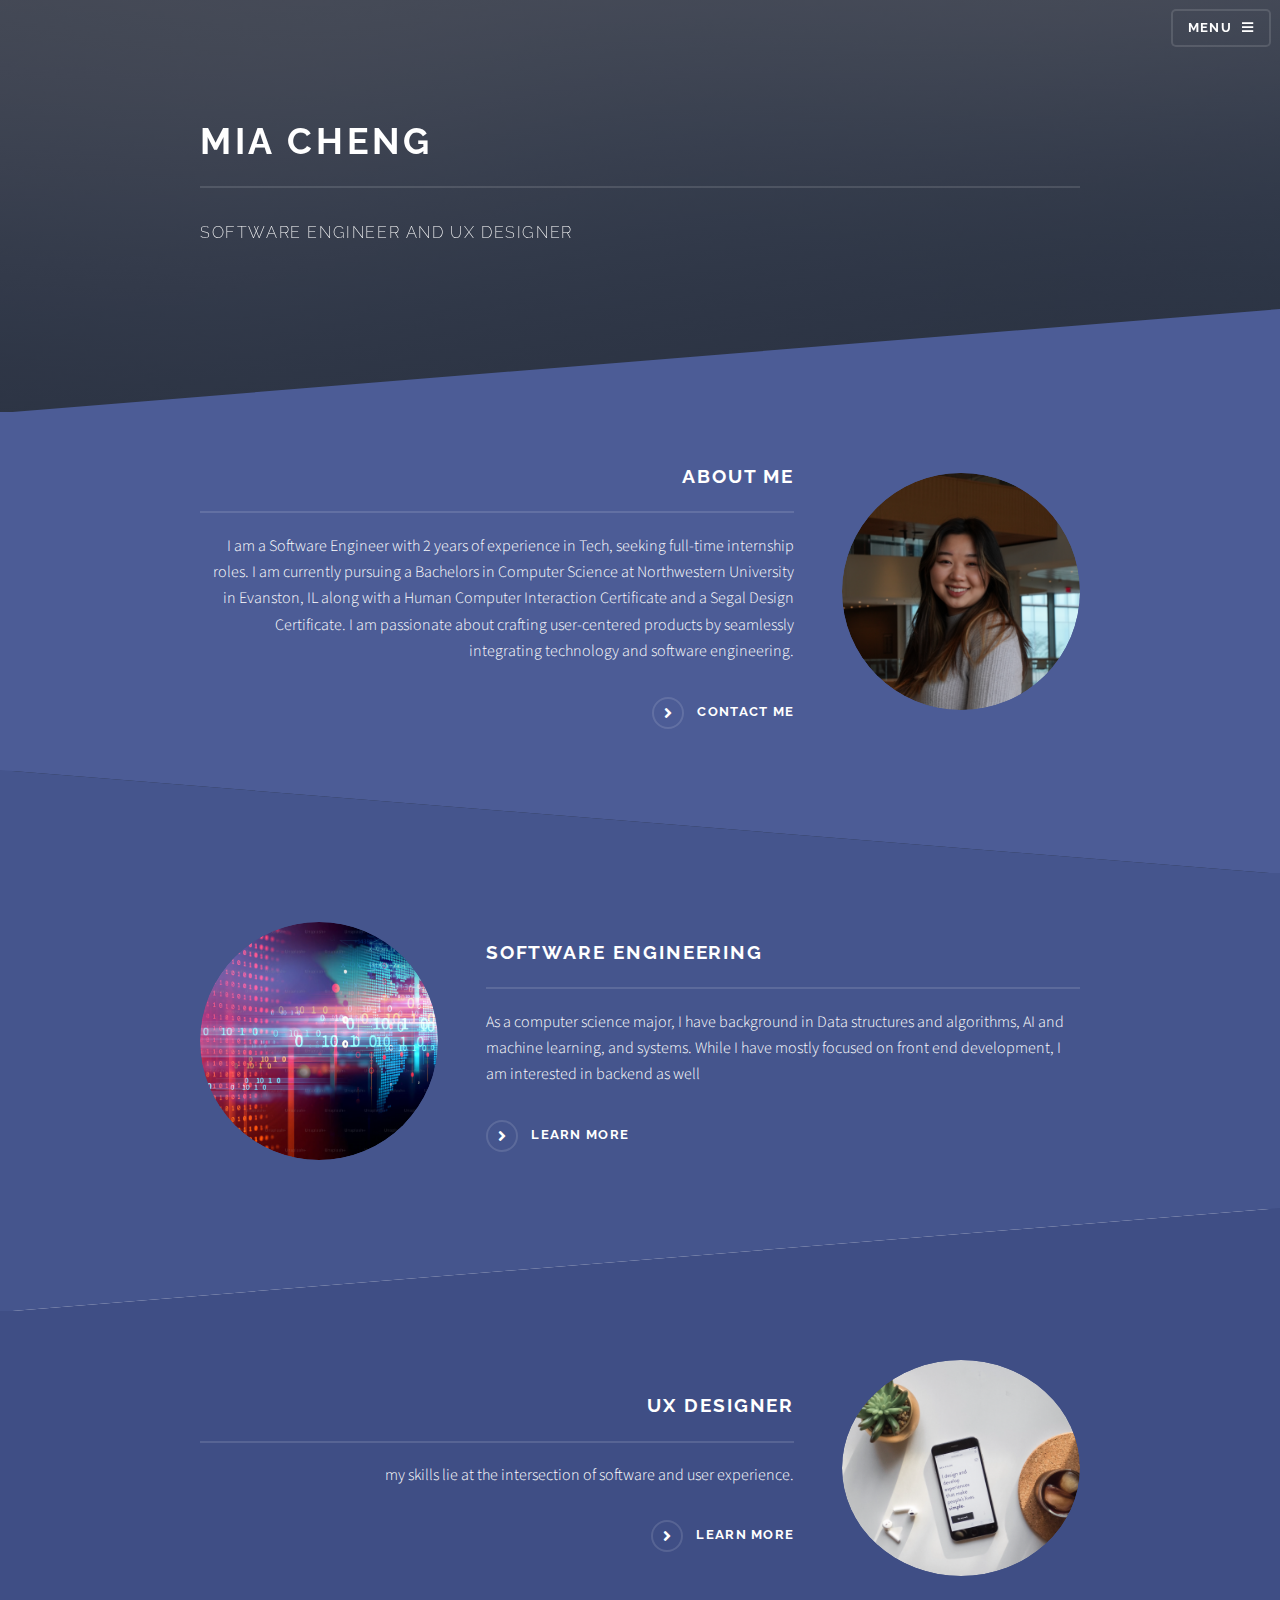
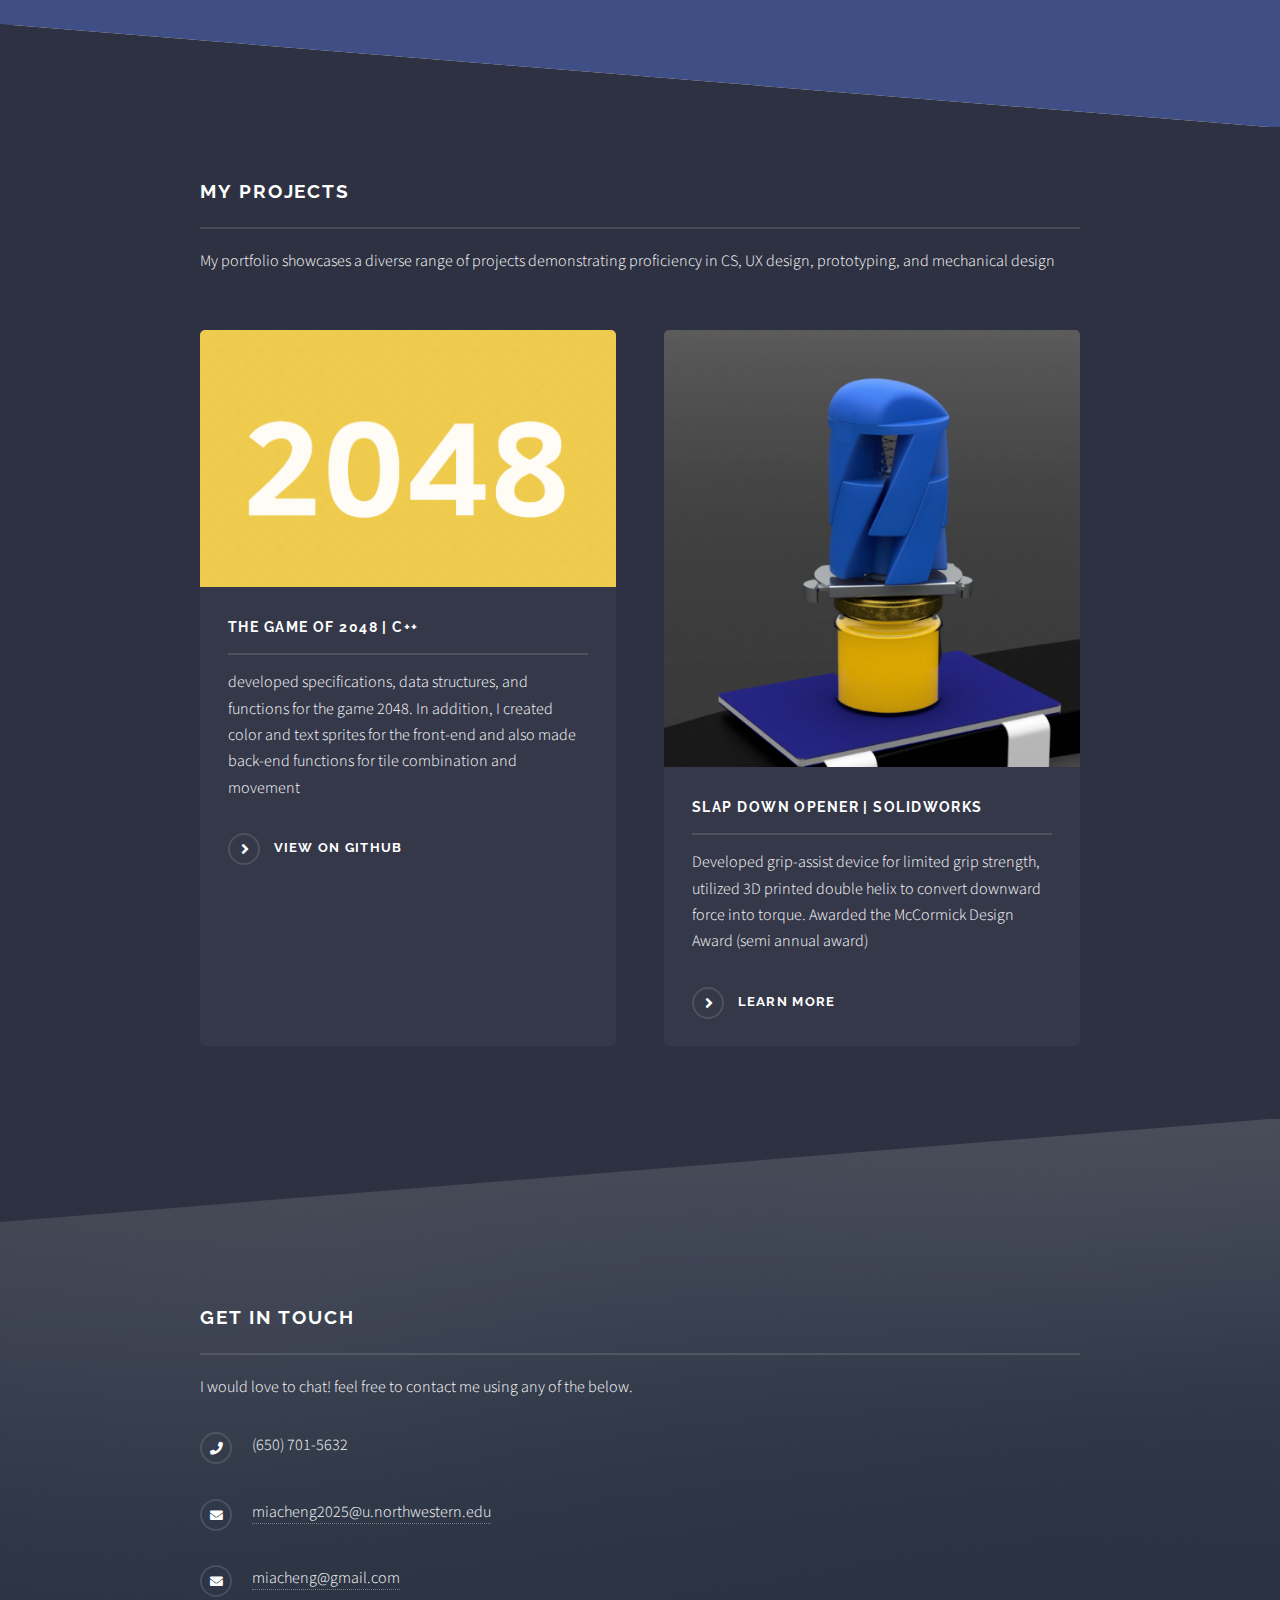
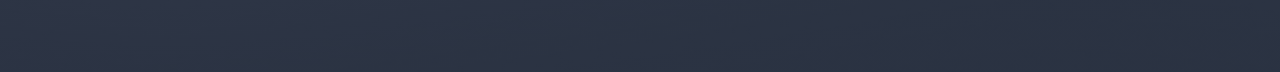
<file: index.html>
<!DOCTYPE HTML>
<html>
	<head>
		<title>Mia Cheng</title>
		<meta charset="utf-8" />
		<meta name="viewport" content="width=device-width, initial-scale=1, user-scalable=no" />
		<link rel="stylesheet" href="assets/css/main.css" />
		<noscript><link rel="stylesheet" href="assets/css/noscript.css" /></noscript>
	</head>
	<body class="is-preload">

		<!-- Page Wrapper -->
			<div id="page-wrapper">

				<!-- Header -->
					<header id="header" class="alt">
						<h1><a href="index.html">Mia Cheng</a></h1>
						<nav>
							<a href="#menu">Menu</a>
						</nav>
					</header>

				<!-- Menu -->
					<nav id="menu">
						<div class="inner">
							<h2>Menu</h2>
							<ul class="links">
								<li><a href="index.html">Home</a></li>
								<li><a href="generic.html">CS Projects</a></li>
							</ul>
							<a href="#" class="close">Close</a>
						</div>
					</nav>

				<!-- Banner -->
					<section id="banner">
						<div class="inner">
							<h2>Mia Cheng</h2>
							<p> Software Engineer and UX designer</p>
						</div>
					</section>

				<!-- Wrapper -->
					<section id="wrapper">

						<!-- One -->
							<section id="one" class="wrapper spotlight style1">
								<div class="inner">
									<a href="#" class="image"><img src="images/me.JPG" alt="" /></a>
									<div class="content">
										<h2 class="major">About Me</h2>
										<p>I am a Software Engineer with 2 years of experience in Tech, seeking full-time internship roles. I am currently pursuing a Bachelors in Computer Science at Northwestern University in Evanston, IL along with a Human Computer Interaction Certificate and a Segal Design Certificate. I am passionate about crafting user-centered products by seamlessly integrating technology and software engineering.</p>
										<a href="#" class="special">contact me</a>
									</div>
								</div>
							</section>

						<!-- Two -->
							<section id="two" class="wrapper alt spotlight style2">
								<div class="inner">
									<a href="#" class="image"><img src="images/pic02.jpg" alt="" /></a>
									<div class="content">
										<h2 class="major">Software Engineering</h2>
										<p>As a computer science major, I have background in Data structures and algorithms, AI and machine learning, and systems. While I have mostly focused on front end development, I am interested in backend as well </p>
										<a href="#" class="special">Learn more</a>
									</div>
								</div>
							</section>

						<!-- Three -->
							<section id="three" class="wrapper spotlight style3">
								<div class="inner">
									<a href="#" class="image"><img src="images/pic03.jpg" alt="" /></a>
									<div class="content">
										<h2 class="major">UX designer</h2>
										<p>my skills lie at the intersection of software and user experience. </p>
										<a href="#" class="special">Learn more</a>
									</div>
								</div>
							</section>

						<!-- Four -->
							<section id="four" class="wrapper alt style1">
								<div class="inner">
									<h2 class="major">My Projects</h2>
									<p>My portfolio showcases a diverse range of projects demonstrating proficiency in CS, UX design, prototyping, and mechanical design</p>
									<section class="features">
										<article>
											<a href="#" class="image"><img src="images/pic04.jpg" alt="" /></a>
											<h3 class="major"> The Game of 2048 | C++ </h3>
											<p> developed specifications, data structures, and functions for the game 2048. In addition, I created color and text sprites for the front-end and also made back-end functions for tile combination and movement </p>
											<a href="https://github.com/mialcheng" class="special">View on Github</a>
										</article>
										<article>
											<a href="#" class="image"><img src="images/pic05.jpg" alt="" /></a>
											<h3 class="major">Slap Down Opener | Solidworks </h3>
											<p> Developed grip-assist device for limited grip strength, utilized 3D printed double helix to convert downward force into torque. Awarded the McCormick Design Award (semi annual award)</p>
											<a href="#" class="special">Learn more</a>
										</article>
									</section>
								</div>
							</section>

					</section>

				<!-- Footer -->
					<section id="footer">
						<div class="inner">
							<h2 class="major">Get in touch</h2>
							<p>I would love to chat! feel free to contact me using any of the below.</p>
							<ul class="contact">
								<li class="icon solid fa-phone">(650) 701-5632</li>
								<li class="icon solid fa-envelope"><a href="#">miacheng2025@u.northwestern.edu</a></li>
								<li class="icon solid fa-envelope"><a href="#">miacheng@gmail.com</a></li>
							</ul>
						</div>
					</section>

			</div>

		<!-- Scripts -->
			<script src="assets/js/jquery.min.js"></script>
			<script src="assets/js/jquery.scrollex.min.js"></script>
			<script src="assets/js/browser.min.js"></script>
			<script src="assets/js/breakpoints.min.js"></script>
			<script src="assets/js/util.js"></script>
			<script src="assets/js/main.js"></script>

	</body>
</html>
</file>
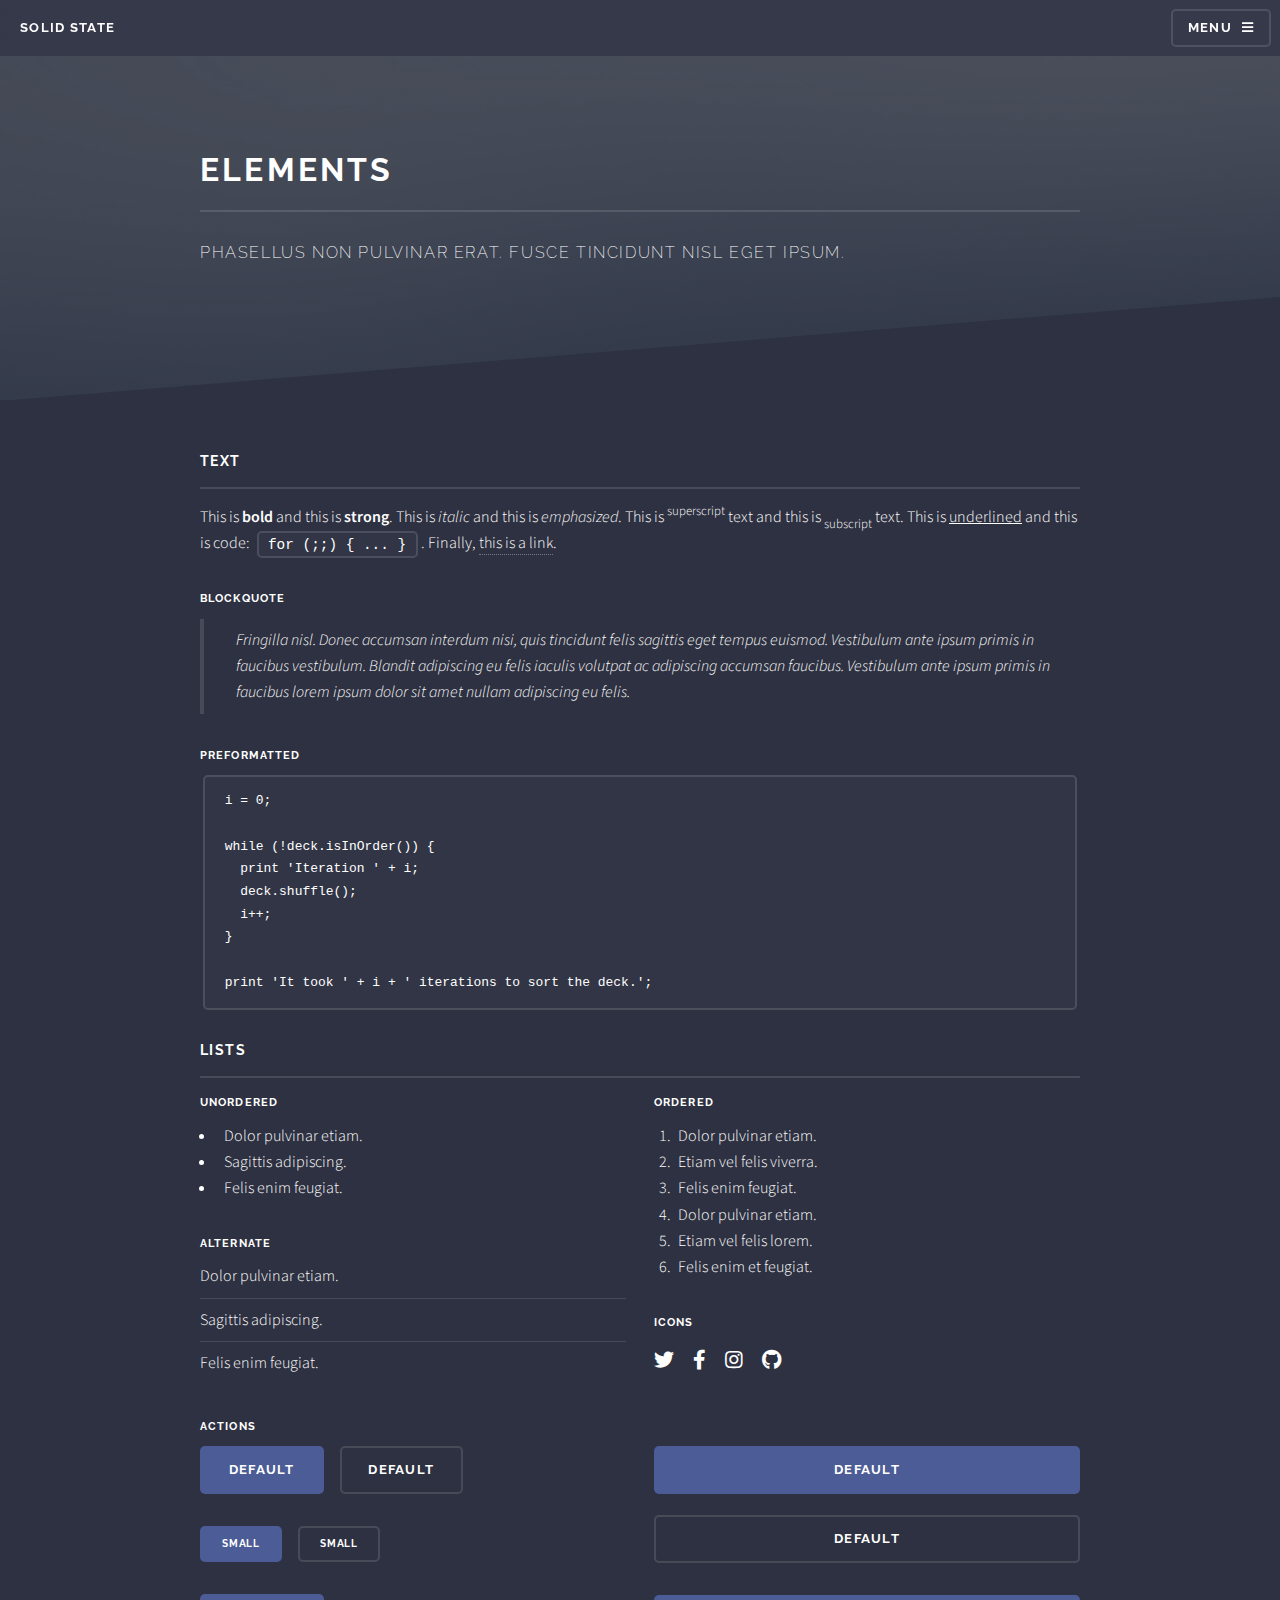
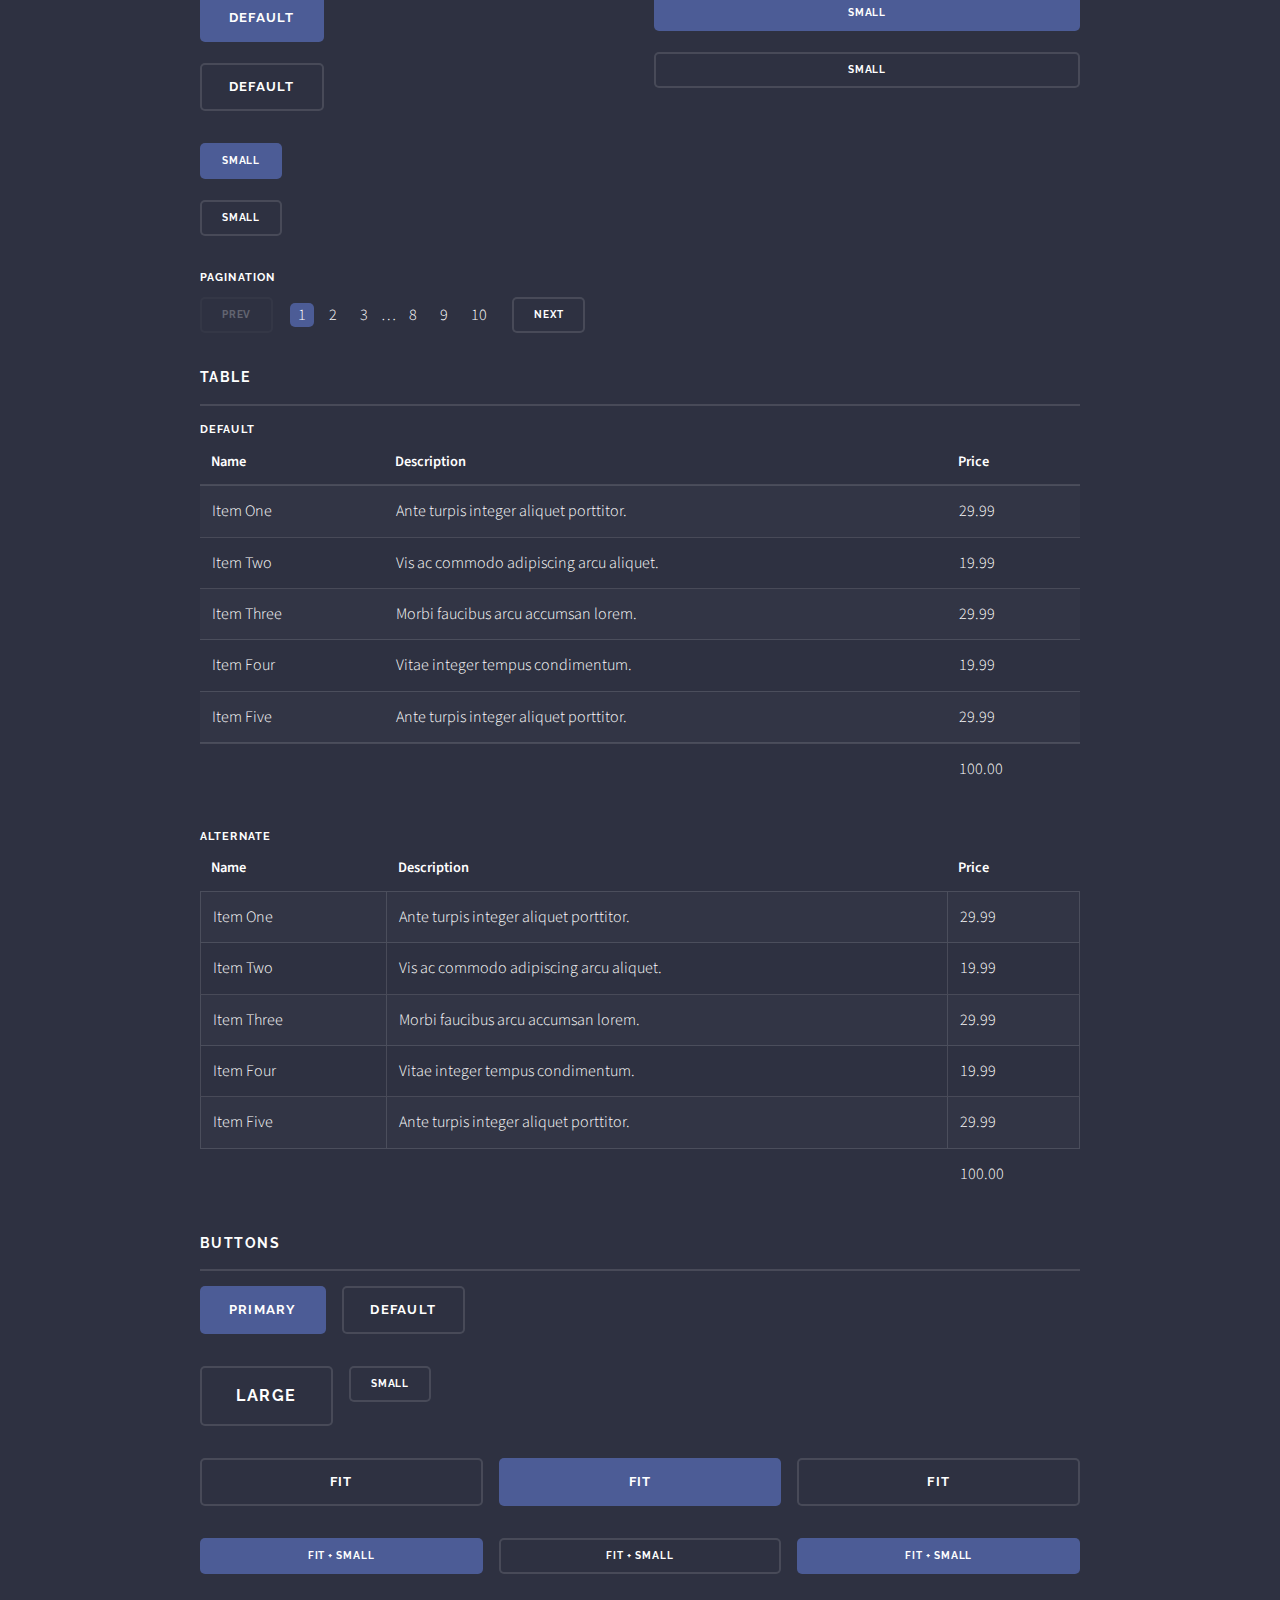
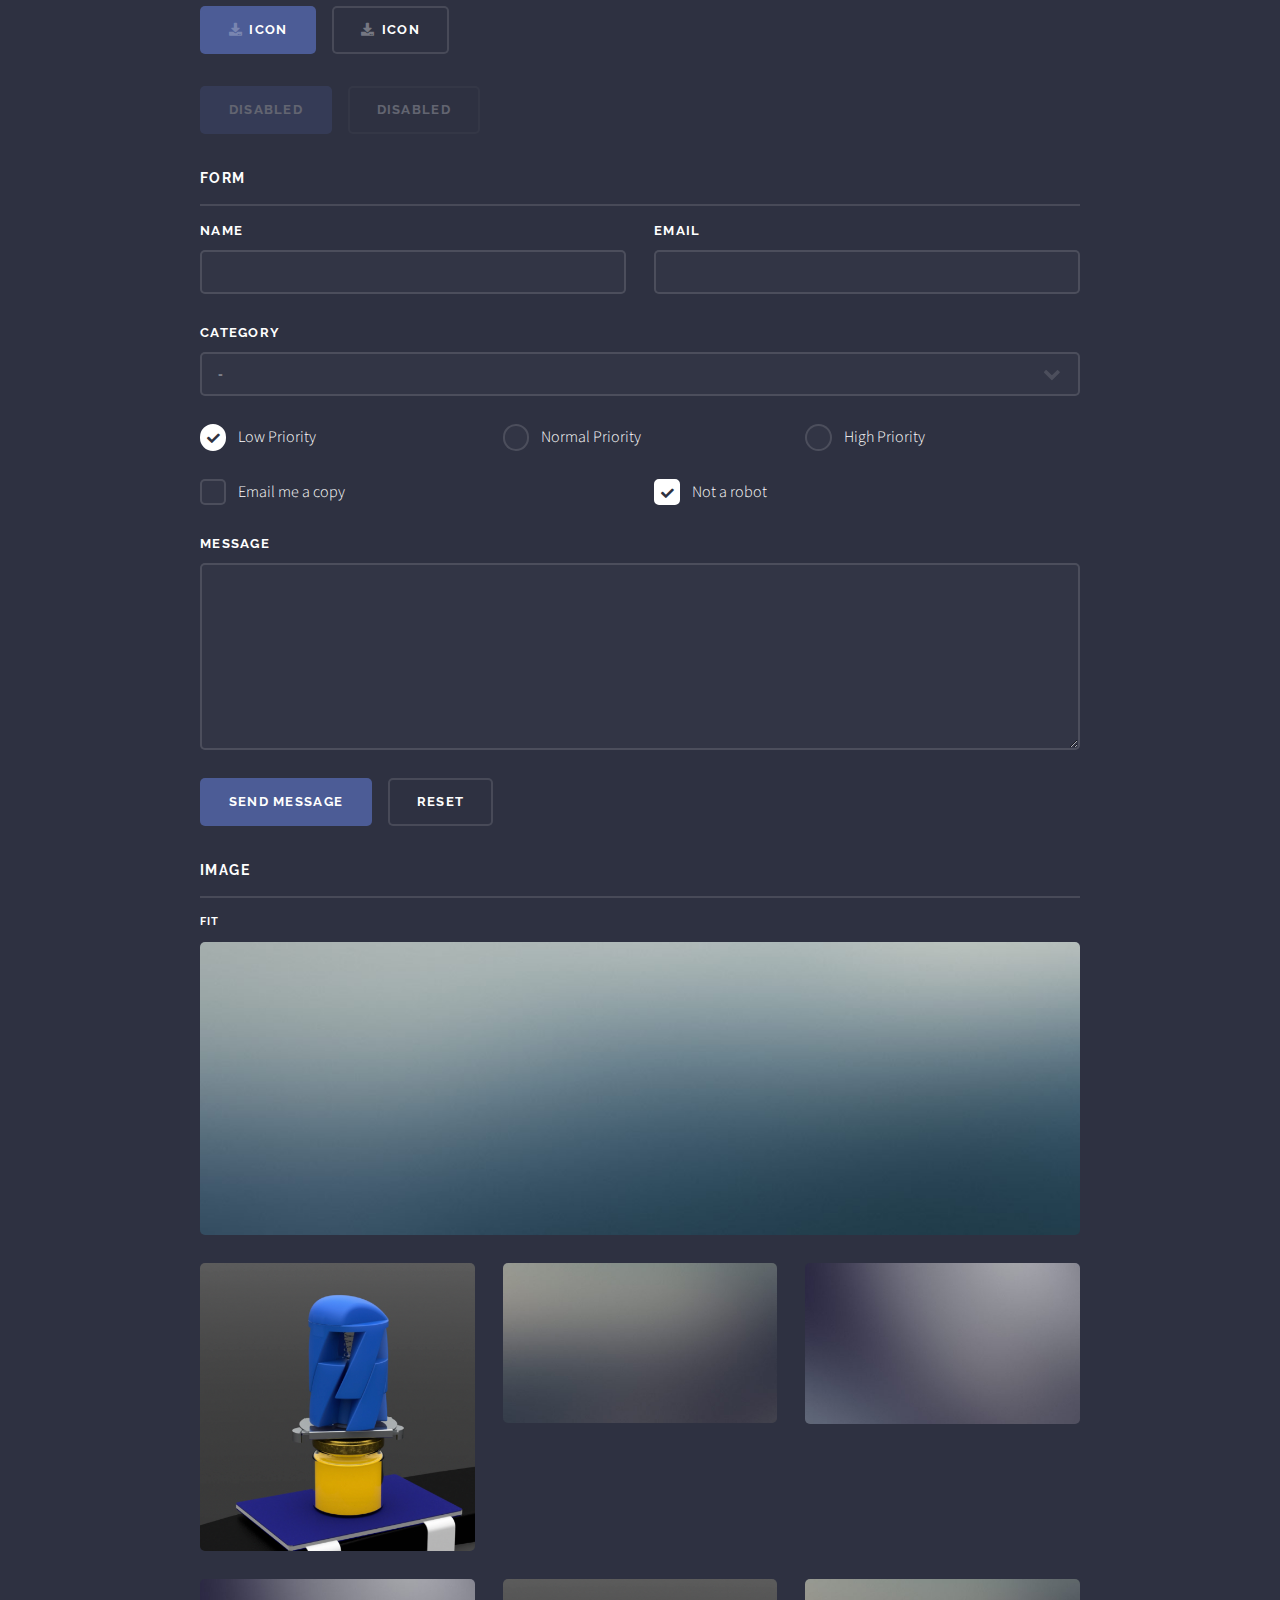
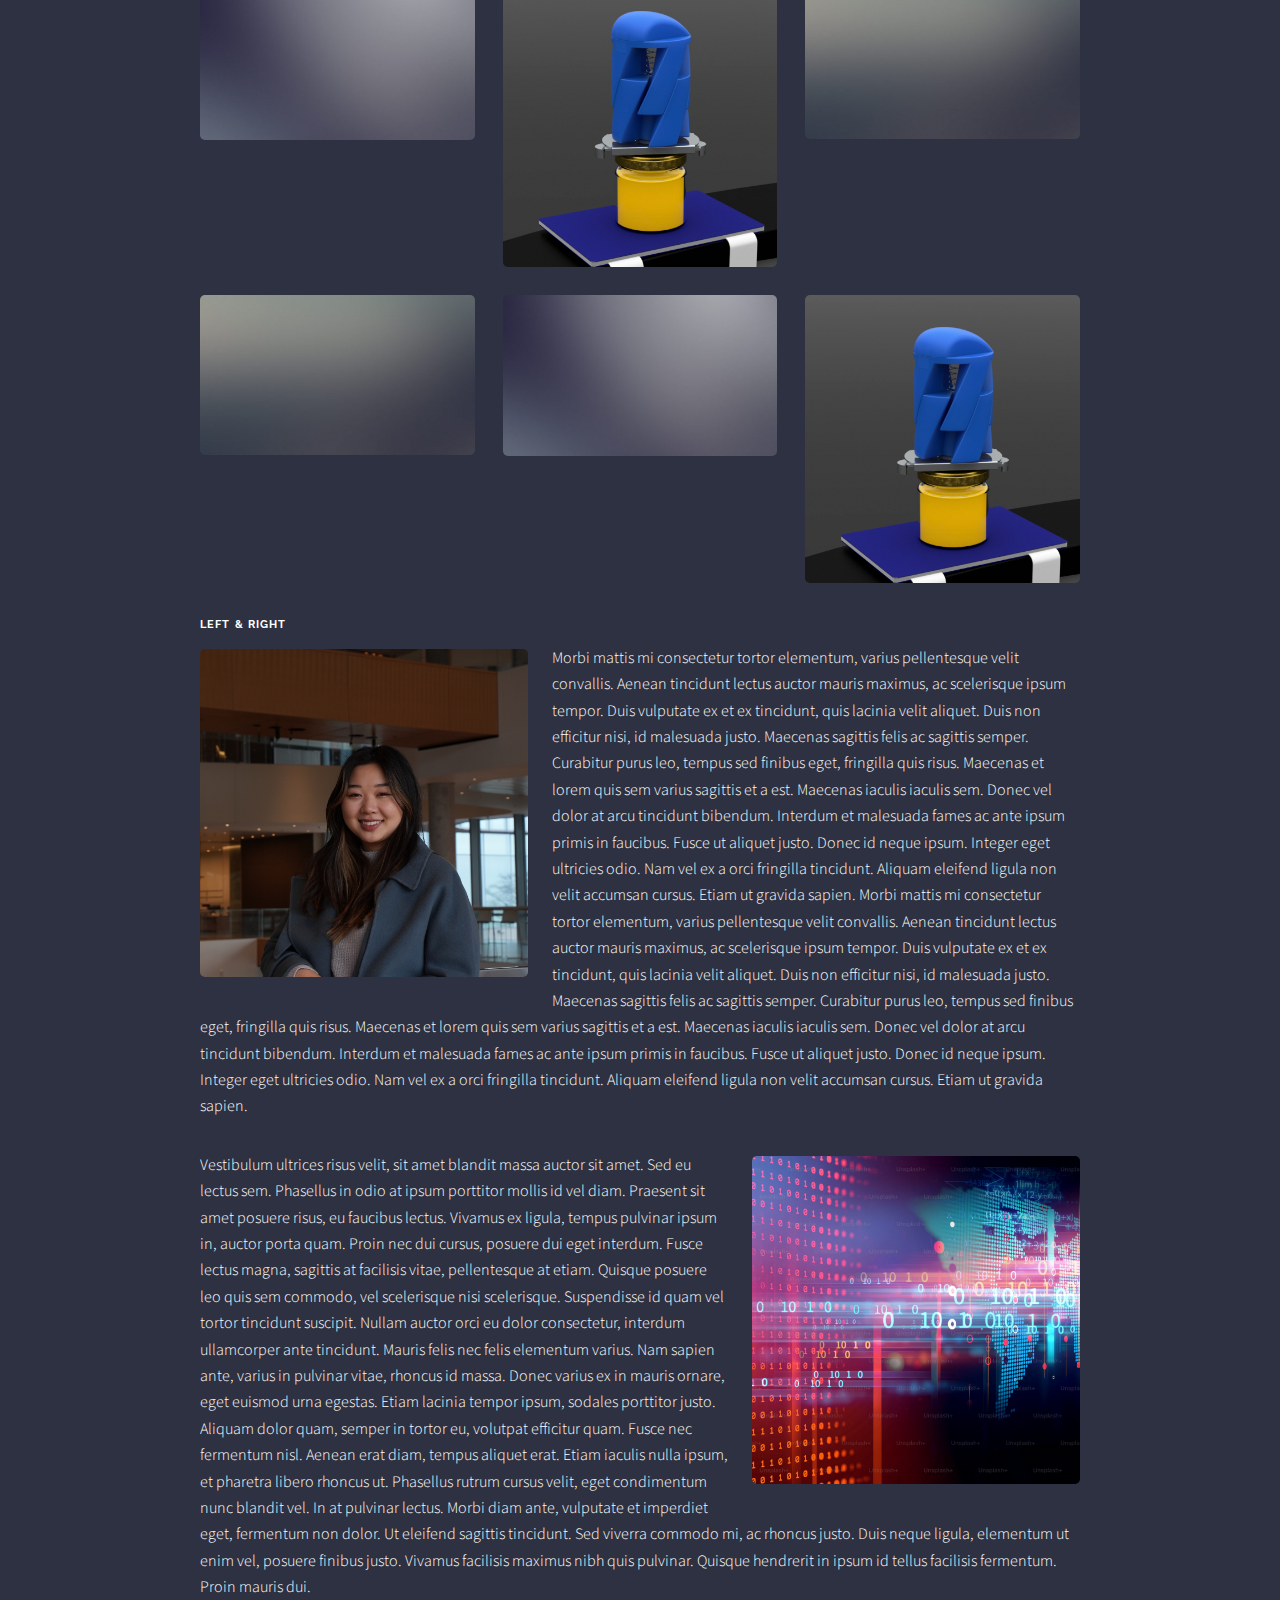
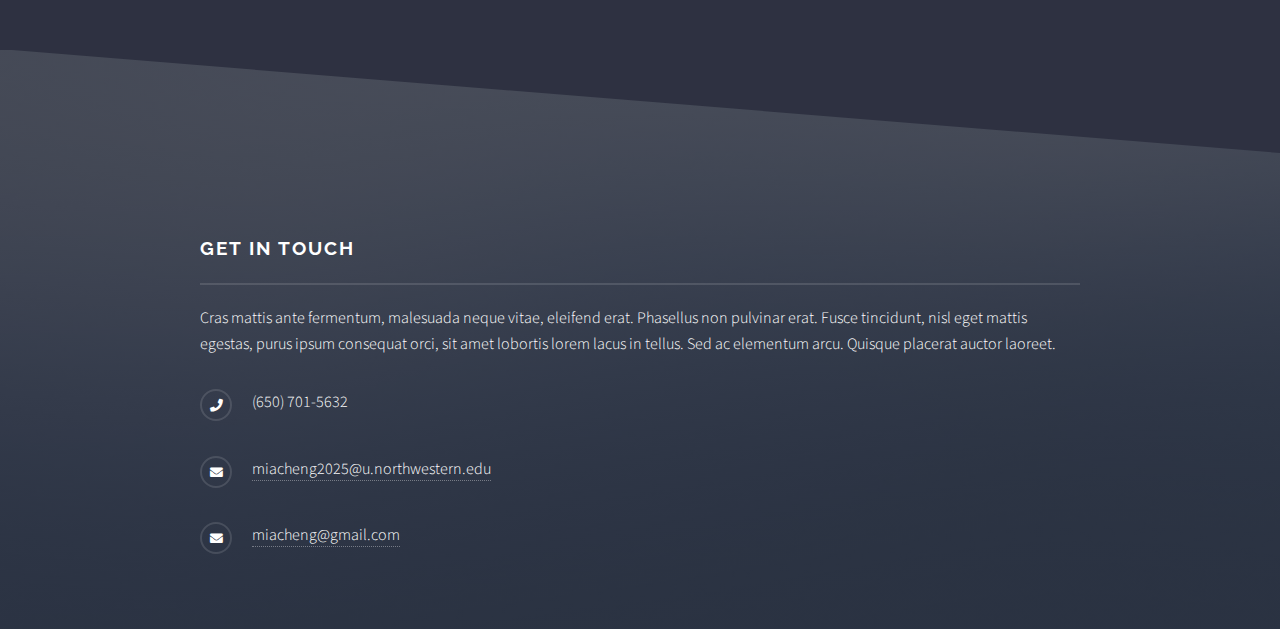
<file: elements.html>
<!DOCTYPE HTML>
<!--
	Solid State by HTML5 UP
	html5up.net | @ajlkn
	Free for personal and commercial use under the CCA 3.0 license (html5up.net/license)
-->
<html>
	<head>
		<title>Elements - Solid State by HTML5 UP</title>
		<meta charset="utf-8" />
		<meta name="viewport" content="width=device-width, initial-scale=1, user-scalable=no" />
		<link rel="stylesheet" href="assets/css/main.css" />
		<noscript><link rel="stylesheet" href="assets/css/noscript.css" /></noscript>
	</head>
	<body class="is-preload">

		<!-- Page Wrapper -->
			<div id="page-wrapper">

				<!-- Header -->
					<header id="header">
						<h1><a href="index.html">Solid State</a></h1>
						<nav>
							<a href="#menu">Menu</a>
						</nav>
					</header>

				<!-- Menu -->
					<nav id="menu">
						<div class="inner">
							<h2>Menu</h2>
							<ul class="links">
								<li><a href="index.html">Home</a></li>
								<li><a href="generic.html">CS Projects</a></li>
								<li><a href="elements.html">Other Projects</a></li>
							</ul>
							<a href="#" class="close">Close</a>
						</div>
					</nav>

				<!-- Wrapper -->
					<section id="wrapper">
						<header>
							<div class="inner">
								<h2>Elements</h2>
								<p>Phasellus non pulvinar erat. Fusce tincidunt nisl eget ipsum.</p>
							</div>
						</header>

						<!-- Content -->
							<div class="wrapper">
								<div class="inner">

									<section>
										<h3 class="major">Text</h3>
										<p>This is <b>bold</b> and this is <strong>strong</strong>. This is <i>italic</i> and this is <em>emphasized</em>.
										This is <sup>superscript</sup> text and this is <sub>subscript</sub> text.
										This is <u>underlined</u> and this is code: <code>for (;;) { ... }</code>. Finally, <a href="#">this is a link</a>.</p>
										<h4>Blockquote</h4>
										<blockquote>Fringilla nisl. Donec accumsan interdum nisi, quis tincidunt felis sagittis eget tempus euismod. Vestibulum ante ipsum primis in faucibus vestibulum. Blandit adipiscing eu felis iaculis volutpat ac adipiscing accumsan faucibus. Vestibulum ante ipsum primis in faucibus lorem ipsum dolor sit amet nullam adipiscing eu felis.</blockquote>
										<h4>Preformatted</h4>
										<pre><code>i = 0;

while (!deck.isInOrder()) {
  print 'Iteration ' + i;
  deck.shuffle();
  i++;
}

print 'It took ' + i + ' iterations to sort the deck.';</code></pre>
									</section>

									<section>
										<h3 class="major">Lists</h3>
										<div class="row">
											<div class="col-6 col-12-medium">
												<h4>Unordered</h4>
												<ul>
													<li>Dolor pulvinar etiam.</li>
													<li>Sagittis adipiscing.</li>
													<li>Felis enim feugiat.</li>
												</ul>
												<h4>Alternate</h4>
												<ul class="alt">
													<li>Dolor pulvinar etiam.</li>
													<li>Sagittis adipiscing.</li>
													<li>Felis enim feugiat.</li>
												</ul>
											</div>
											<div class="col-6 col-12-medium">
												<h4>Ordered</h4>
												<ol>
													<li>Dolor pulvinar etiam.</li>
													<li>Etiam vel felis viverra.</li>
													<li>Felis enim feugiat.</li>
													<li>Dolor pulvinar etiam.</li>
													<li>Etiam vel felis lorem.</li>
													<li>Felis enim et feugiat.</li>
												</ol>
												<h4>Icons</h4>
												<ul class="icons">
													<li><a href="#" class="icon brands fa-twitter"><span class="label">Twitter</span></a></li>
													<li><a href="#" class="icon brands fa-facebook-f"><span class="label">Facebook</span></a></li>
													<li><a href="#" class="icon brands fa-instagram"><span class="label">Instagram</span></a></li>
													<li><a href="#" class="icon brands fa-github"><span class="label">Github</span></a></li>
												</ul>
											</div>
										</div>
										<h4>Actions</h4>
										<div class="row">
											<div class="col-6 col-12-medium">
												<ul class="actions">
													<li><a href="#" class="button primary">Default</a></li>
													<li><a href="#" class="button">Default</a></li>
												</ul>
												<ul class="actions small">
													<li><a href="#" class="button primary small">Small</a></li>
													<li><a href="#" class="button small">Small</a></li>
												</ul>
												<ul class="actions stacked">
													<li><a href="#" class="button primary">Default</a></li>
													<li><a href="#" class="button">Default</a></li>
												</ul>
												<ul class="actions stacked small">
													<li><a href="#" class="button primary small">Small</a></li>
													<li><a href="#" class="button small">Small</a></li>
												</ul>
											</div>
											<div class="col-6 col-12-medium">
												<ul class="actions stacked">
													<li><a href="#" class="button primary fit">Default</a></li>
													<li><a href="#" class="button fit">Default</a></li>
												</ul>
												<ul class="actions stacked small">
													<li><a href="#" class="button primary small fit">Small</a></li>
													<li><a href="#" class="button small fit">Small</a></li>
												</ul>
											</div>
										</div>
										<h4>Pagination</h4>
										<ul class="pagination">
											<li><span class="button small disabled">Prev</span></li>
											<li><a href="#" class="page active">1</a></li>
											<li><a href="#" class="page">2</a></li>
											<li><a href="#" class="page">3</a></li>
											<li><span>&hellip;</span></li>
											<li><a href="#" class="page">8</a></li>
											<li><a href="#" class="page">9</a></li>
											<li><a href="#" class="page">10</a></li>
											<li><a href="#" class="button small">Next</a></li>
										</ul>
									</section>

									<section>
										<h3 class="major">Table</h3>
										<h4>Default</h4>
										<div class="table-wrapper">
											<table>
												<thead>
													<tr>
														<th>Name</th>
														<th>Description</th>
														<th>Price</th>
													</tr>
												</thead>
												<tbody>
													<tr>
														<td>Item One</td>
														<td>Ante turpis integer aliquet porttitor.</td>
														<td>29.99</td>
													</tr>
													<tr>
														<td>Item Two</td>
														<td>Vis ac commodo adipiscing arcu aliquet.</td>
														<td>19.99</td>
													</tr>
													<tr>
														<td>Item Three</td>
														<td> Morbi faucibus arcu accumsan lorem.</td>
														<td>29.99</td>
													</tr>
													<tr>
														<td>Item Four</td>
														<td>Vitae integer tempus condimentum.</td>
														<td>19.99</td>
													</tr>
													<tr>
														<td>Item Five</td>
														<td>Ante turpis integer aliquet porttitor.</td>
														<td>29.99</td>
													</tr>
												</tbody>
												<tfoot>
													<tr>
														<td colspan="2"></td>
														<td>100.00</td>
													</tr>
												</tfoot>
											</table>
										</div>

										<h4>Alternate</h4>
										<div class="table-wrapper">
											<table class="alt">
												<thead>
													<tr>
														<th>Name</th>
														<th>Description</th>
														<th>Price</th>
													</tr>
												</thead>
												<tbody>
													<tr>
														<td>Item One</td>
														<td>Ante turpis integer aliquet porttitor.</td>
														<td>29.99</td>
													</tr>
													<tr>
														<td>Item Two</td>
														<td>Vis ac commodo adipiscing arcu aliquet.</td>
														<td>19.99</td>
													</tr>
													<tr>
														<td>Item Three</td>
														<td> Morbi faucibus arcu accumsan lorem.</td>
														<td>29.99</td>
													</tr>
													<tr>
														<td>Item Four</td>
														<td>Vitae integer tempus condimentum.</td>
														<td>19.99</td>
													</tr>
													<tr>
														<td>Item Five</td>
														<td>Ante turpis integer aliquet porttitor.</td>
														<td>29.99</td>
													</tr>
												</tbody>
												<tfoot>
													<tr>
														<td colspan="2"></td>
														<td>100.00</td>
													</tr>
												</tfoot>
											</table>
										</div>
									</section>

									<section>
										<h3 class="major">Buttons</h3>
										<ul class="actions">
											<li><a href="#" class="button primary">Primary</a></li>
											<li><a href="#" class="button">Default</a></li>
										</ul>
										<ul class="actions">
											<li><a href="#" class="button large">Large</a></li>
											<li><a href="#" class="button small">Small</a></li>
										</ul>
										<ul class="actions fit">
											<li><a href="#" class="button fit">Fit</a></li>
											<li><a href="#" class="button primary fit">Fit</a></li>
											<li><a href="#" class="button fit">Fit</a></li>
										</ul>
										<ul class="actions fit small">
											<li><a href="#" class="button primary fit small">Fit + Small</a></li>
											<li><a href="#" class="button fit small">Fit + Small</a></li>
											<li><a href="#" class="button primary fit small">Fit + Small</a></li>
										</ul>
										<ul class="actions">
											<li><a href="#" class="button primary icon solid fa-download">Icon</a></li>
											<li><a href="#" class="button icon solid fa-download">Icon</a></li>
										</ul>
										<ul class="actions">
											<li><span class="button primary disabled">Disabled</span></li>
											<li><span class="button disabled">Disabled</span></li>
										</ul>
									</section>

									<section>
										<h3 class="major">Form</h3>
										<form method="post" action="#">
											<div class="row gtr-uniform">
												<div class="col-6 col-12-xsmall">
													<label for="demo-name">Name</label>
													<input type="text" name="demo-name" id="demo-name" value="" />
												</div>
												<div class="col-6 col-12-xsmall">
													<label for="demo-email">Email</label>
													<input type="email" name="demo-email" id="demo-email" value="" />
												</div>
												<div class="col-12">
													<label for="demo-category">Category</label>
													<select name="demo-category" id="demo-category">
														<option value="">-</option>
														<option value="1">Manufacturing</option>
														<option value="1">Shipping</option>
														<option value="1">Administration</option>
														<option value="1">Human Resources</option>
													</select>
												</div>
												<div class="col-4 col-12-small">
													<input type="radio" id="demo-priority-low" name="demo-priority" checked>
													<label for="demo-priority-low">Low Priority</label>
												</div>
												<div class="col-4 col-12-small">
													<input type="radio" id="demo-priority-normal" name="demo-priority">
													<label for="demo-priority-normal">Normal Priority</label>
												</div>
												<div class="col-4 col-12-small">
													<input type="radio" id="demo-priority-high" name="demo-priority">
													<label for="demo-priority-high">High Priority</label>
												</div>
												<div class="col-6 col-12-small">
													<input type="checkbox" id="demo-copy" name="demo-copy">
													<label for="demo-copy">Email me a copy</label>
												</div>
												<div class="col-6 col-12-small">
													<input type="checkbox" id="demo-human" name="demo-human" checked>
													<label for="demo-human">Not a robot</label>
												</div>
												<div class="col-12">
													<label for="demo-message">Message</label>
													<textarea name="demo-message" id="demo-message" rows="6"></textarea>
												</div>
												<div class="col-12">
													<ul class="actions">
														<li><input type="submit" value="Send Message" class="primary" /></li>
														<li><input type="reset" value="Reset" /></li>
													</ul>
												</div>
											</div>
										</form>
									</section>

									<section>
										<h3 class="major">Image</h3>
										<h4>Fit</h4>
										<div class="box alt">
											<div class="row gtr-uniform">
												<div class="col-12"><span class="image fit"><img src="images/pic08.jpg" alt="" /></span></div>
												<div class="col-4"><span class="image fit"><img src="images/pic05.jpg" alt="" /></span></div>
												<div class="col-4"><span class="image fit"><img src="images/pic06.jpg" alt="" /></span></div>
												<div class="col-4"><span class="image fit"><img src="images/pic07.jpg" alt="" /></span></div>
												<div class="col-4"><span class="image fit"><img src="images/pic07.jpg" alt="" /></span></div>
												<div class="col-4"><span class="image fit"><img src="images/pic05.jpg" alt="" /></span></div>
												<div class="col-4"><span class="image fit"><img src="images/pic06.jpg" alt="" /></span></div>
												<div class="col-4"><span class="image fit"><img src="images/pic06.jpg" alt="" /></span></div>
												<div class="col-4"><span class="image fit"><img src="images/pic07.jpg" alt="" /></span></div>
												<div class="col-4"><span class="image fit"><img src="images/pic05.jpg" alt="" /></span></div>
											</div>
										</div>
										<h4>Left &amp; Right</h4>
										<p><span class="image left"><img src="images/pic01.jpg" alt="" /></span>Morbi mattis mi consectetur tortor elementum, varius pellentesque velit convallis. Aenean tincidunt lectus auctor mauris maximus, ac scelerisque ipsum tempor. Duis vulputate ex et ex tincidunt, quis lacinia velit aliquet. Duis non efficitur nisi, id malesuada justo. Maecenas sagittis felis ac sagittis semper. Curabitur purus leo, tempus sed finibus eget, fringilla quis risus. Maecenas et lorem quis sem varius sagittis et a est. Maecenas iaculis iaculis sem. Donec vel dolor at arcu tincidunt bibendum. Interdum et malesuada fames ac ante ipsum primis in faucibus. Fusce ut aliquet justo. Donec id neque ipsum. Integer eget ultricies odio. Nam vel ex a orci fringilla tincidunt. Aliquam eleifend ligula non velit accumsan cursus. Etiam ut gravida sapien. Morbi mattis mi consectetur tortor elementum, varius pellentesque velit convallis. Aenean tincidunt lectus auctor mauris maximus, ac scelerisque ipsum tempor. Duis vulputate ex et ex tincidunt, quis lacinia velit aliquet. Duis non efficitur nisi, id malesuada justo. Maecenas sagittis felis ac sagittis semper. Curabitur purus leo, tempus sed finibus eget, fringilla quis risus. Maecenas et lorem quis sem varius sagittis et a est. Maecenas iaculis iaculis sem. Donec vel dolor at arcu tincidunt bibendum. Interdum et malesuada fames ac ante ipsum primis in faucibus. Fusce ut aliquet justo. Donec id neque ipsum. Integer eget ultricies odio. Nam vel ex a orci fringilla tincidunt. Aliquam eleifend ligula non velit accumsan cursus. Etiam ut gravida sapien.</p>
										<p><span class="image right"><img src="images/pic02.jpg" alt="" /></span>Vestibulum ultrices risus velit, sit amet blandit massa auctor sit amet. Sed eu lectus sem. Phasellus in odio at ipsum porttitor mollis id vel diam. Praesent sit amet posuere risus, eu faucibus lectus. Vivamus ex ligula, tempus pulvinar ipsum in, auctor porta quam. Proin nec dui cursus, posuere dui eget interdum. Fusce lectus magna, sagittis at facilisis vitae, pellentesque at etiam. Quisque posuere leo quis sem commodo, vel scelerisque nisi scelerisque. Suspendisse id quam vel tortor tincidunt suscipit. Nullam auctor orci eu dolor consectetur, interdum ullamcorper ante tincidunt. Mauris felis nec felis elementum varius. Nam sapien ante, varius in pulvinar vitae, rhoncus id massa. Donec varius ex in mauris ornare, eget euismod urna egestas. Etiam lacinia tempor ipsum, sodales porttitor justo. Aliquam dolor quam, semper in tortor eu, volutpat efficitur quam. Fusce nec fermentum nisl. Aenean erat diam, tempus aliquet erat. Etiam iaculis nulla ipsum, et pharetra libero rhoncus ut. Phasellus rutrum cursus velit, eget condimentum nunc blandit vel. In at pulvinar lectus. Morbi diam ante, vulputate et imperdiet eget, fermentum non dolor. Ut eleifend sagittis tincidunt. Sed viverra commodo mi, ac rhoncus justo. Duis neque ligula, elementum ut enim vel, posuere finibus justo. Vivamus facilisis maximus nibh quis pulvinar. Quisque hendrerit in ipsum id tellus facilisis fermentum. Proin mauris dui.</p>
									</section>

								</div>
							</div>

					</section>

				<!-- Footer -->
					<section id="footer">
						<div class="inner">
							<h2 class="major">Get in touch</h2>
							<p>Cras mattis ante fermentum, malesuada neque vitae, eleifend erat. Phasellus non pulvinar erat. Fusce tincidunt, nisl eget mattis egestas, purus ipsum consequat orci, sit amet lobortis lorem lacus in tellus. Sed ac elementum arcu. Quisque placerat auctor laoreet.</p>
							<ul class="contact">
								<li class="icon solid fa-phone">(650) 701-5632</li>
								<li class="icon solid fa-envelope"><a href="#">miacheng2025@u.northwestern.edu</a></li>
								<li class="icon solid fa-envelope"><a href="#">miacheng@gmail.com</a></li>
							</ul>
						</div>
					</section>

			</div>

		<!-- Scripts -->
			<script src="assets/js/jquery.min.js"></script>
			<script src="assets/js/jquery.scrollex.min.js"></script>
			<script src="assets/js/browser.min.js"></script>
			<script src="assets/js/breakpoints.min.js"></script>
			<script src="assets/js/util.js"></script>
			<script src="assets/js/main.js"></script>

	</body>
</html>
</file>
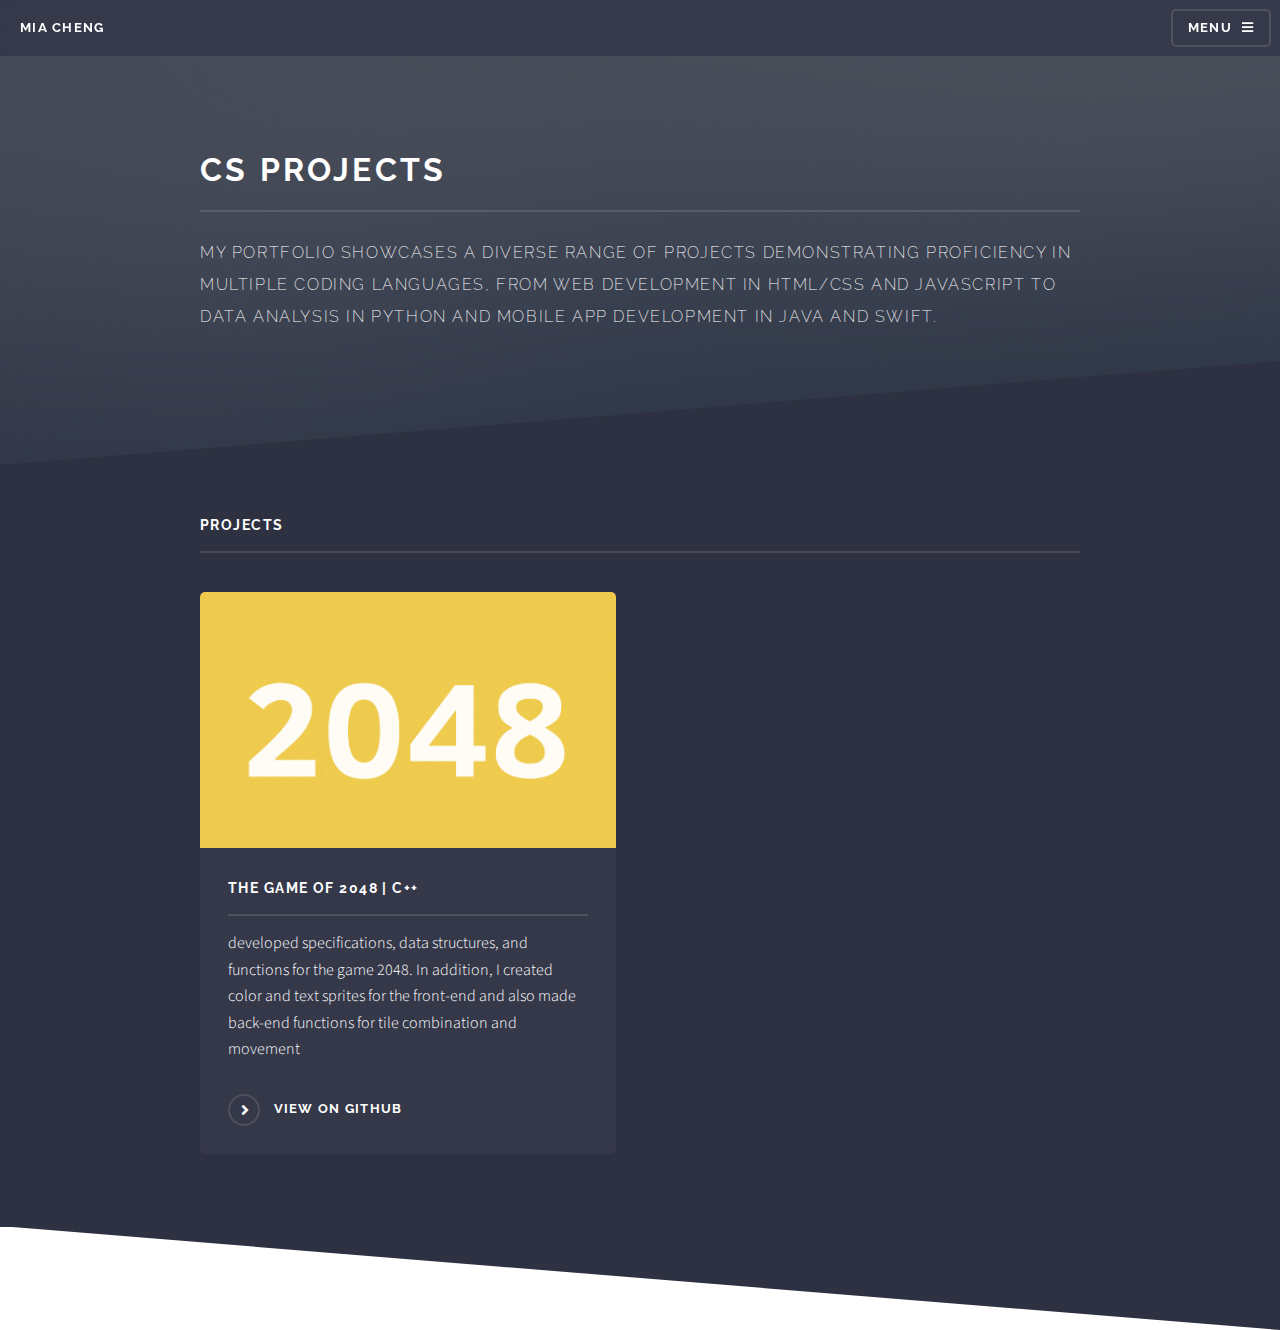
<file: generic.html>
<!DOCTYPE HTML>
<html>
	<head>
		<title>Mia Cheng</title>
		<meta charset="utf-8" />
		<meta name="viewport" content="width=device-width, initial-scale=1, user-scalable=no" />
		<link rel="stylesheet" href="assets/css/main.css" />
		<noscript><link rel="stylesheet" href="assets/css/noscript.css" /></noscript>
	</head>
	<body class="is-preload">

		<!-- Page Wrapper -->
			<div id="page-wrapper">

				<!-- Header -->
					<header id="header">
						<h1><a href="index.html">Mia Cheng</a></h1>
						<nav>
							<a href="#menu">Menu</a>
						</nav>
					</header>

				<!-- Menu -->
					<nav id="menu">
						<div class="inner">
							<h2>Menu</h2>
							<ul class="links">
								<li><a href="index.html">Home</a></li>
								<li><a href="generic.html">CS Projects</a></li>
								<li><a href="elements.html">Elements</a></li>
							</ul>
							<a href="#" class="close">Close</a>
						</div>
					</nav>

				<!-- Wrapper -->
					<section id="wrapper">
						<header>
							<div class="inner">
								<h2>CS Projects</h2>
								<p>My portfolio showcases a diverse range of projects demonstrating proficiency in multiple coding languages, from web development in HTML/CSS and JavaScript to data analysis in Python and mobile app development in Java and Swift.</p>
							</div>
						</header>

						<!-- Content -->
							<div class="wrapper">
								<div class="inner">

									<h3 class="major"> Projects </h3>

									<section class="features">
										<article>
											<a href="#" class="image"><img src="images/pic04.jpg" alt="" /></a>
											<h3 class="major"> The Game of 2048 | C++ </h3>
											<p> developed specifications, data structures, and functions for the game 2048. In addition, I created color and text sprites for the front-end and also made back-end functions for tile combination and movement </p>
											<a href="https://github.com/mialcheng" class="special">View on Github</a>
										</article>
									</section>

								</div>
							</div>

					</section>

					

			</div>

		<!-- Scripts -->
			<script src="assets/js/jquery.min.js"></script>
			<script src="assets/js/jquery.scrollex.min.js"></script>
			<script src="assets/js/browser.min.js"></script>
			<script src="assets/js/breakpoints.min.js"></script>
			<script src="assets/js/util.js"></script>
			<script src="assets/js/main.js"></script>

	</body>
</html>
</file>
<file: assets/css/noscript.css>
/*
	Solid State by HTML5 UP
	html5up.net | @ajlkn
	Free for personal and commercial use under the CCA 3.0 license (html5up.net/license)
*/

/* Banner */

	body.is-preload #banner .logo {
		-moz-transform: none;
		-webkit-transform: none;
		-ms-transform: none;
		transform: none;
		opacity: 1;
	}

	body.is-preload #banner h2 {
		opacity: 1;
		-moz-transform: none;
		-webkit-transform: none;
		-ms-transform: none;
		transform: none;
		-moz-filter: none;
		-webkit-filter: none;
		-ms-filter: none;
		filter: none;
	}

	body.is-preload #banner p {
		opacity: 01;
		-moz-transform: none;
		-webkit-transform: none;
		-ms-transform: none;
		transform: none;
		-moz-filter: none;
		-webkit-filter: none;
		-ms-filter: none;
		filter: none;
	}
</file>
<file: assets/css/main.css>
@import url(fontawesome-all.min.css);
@import url("https://fonts.googleapis.com/css?family=Raleway:200,700|Source+Sans+Pro:300,600,300italic,600italic");

/*
	Solid State by HTML5 UP
	html5up.net | @ajlkn
	Free for personal and commercial use under the CCA 3.0 license (html5up.net/license)
*/

html, body, div, span, applet, object,
iframe, h1, h2, h3, h4, h5, h6, p, blockquote,
pre, a, abbr, acronym, address, big, cite,
code, del, dfn, em, img, ins, kbd, q, s, samp,
small, strike, strong, sub, sup, tt, var, b,
u, i, center, dl, dt, dd, ol, ul, li, fieldset,
form, label, legend, table, caption, tbody,
tfoot, thead, tr, th, td, article, aside,
canvas, details, embed, figure, figcaption,
footer, header, hgroup, menu, nav, output, ruby,
section, summary, time, mark, audio, video {
	margin: 0;
	padding: 0;
	border: 0;
	font-size: 100%;
	font: inherit;
	vertical-align: baseline;}

article, aside, details, figcaption, figure,
footer, header, hgroup, menu, nav, section {
	display: block;}

body {
	line-height: 1;
	background-color: #FFFFFF;
	color: #000000;
}

ol, ul {
	list-style: none;
}

blockquote, q {
	quotes: none;
}

	blockquote:before, blockquote:after, q:before, q:after {
		content: '';
		content: none;
	}

table {
	border-collapse: collapse;
	border-spacing: 0;
}

body {
	-webkit-text-size-adjust: none;
}

mark {
	background-color: transparent;
	color: inherit;
}

input::-moz-focus-inner {
	border: 0;
	padding: 0;
}

input, select, textarea {
	-moz-appearance: none;
	-webkit-appearance: none;
	-ms-appearance: none;
	appearance: none;
}

/* Basic */

	@-ms-viewport {
		width: device-width;
	}

	body {
		-ms-overflow-style: scrollbar;
	}

	@media screen and (max-width: 480px) {

		html, body {
			min-width: 320px;
		}

	}

	html {
		box-sizing: border-box;
	}

	*, *:before, *:after {
		box-sizing: inherit;
	}

	body {
		background-color: #FFFFFF;
		background-image: linear-gradient(to top, rgba(46, 49, 65, 0.8), rgba(46, 49, 65, 0.8)), url("../../images/bg.jpg");
		background-size: auto,
 cover;
		background-attachment: fixed,
 fixed;
		background-position: center,
 center;
	}

		body.is-preload *, body.is-preload *:before, body.is-preload *:after {
			-moz-animation: none !important;
			-webkit-animation: none !important;
			-ms-animation: none !important;
			animation: none !important;
			-moz-transition: none !important;
			-webkit-transition: none !important;
			-ms-transition: none !important;
			transition: none !important;
		}

/* Type */

	body, input, select, textarea {
		color: #ffffff;
		font-family: "Source Sans Pro", Helvetica, sans-serif;
		font-size: 16.5pt;
		font-weight: 300;
		line-height: 1.65;
	}

		@media screen and (max-width: 1680px) {

			body, input, select, textarea {
				font-size: 13pt;
			}

		}

		@media screen and (max-width: 1280px) {

			body, input, select, textarea {
				font-size: 12pt;
			}

		}

		@media screen and (max-width: 980px) {

			body, input, select, textarea {
				font-size: 12pt;
			}

		}

		@media screen and (max-width: 736px) {

			body, input, select, textarea {
				font-size: 12pt;
			}

		}

		@media screen and (max-width: 480px) {

			body, input, select, textarea {
				font-size: 12pt;
			}

		}

	a {
		-moz-transition: color 0.2s ease-in-out, border-bottom-color 0.2s ease-in-out;
		-webkit-transition: color 0.2s ease-in-out, border-bottom-color 0.2s ease-in-out;
		-ms-transition: color 0.2s ease-in-out, border-bottom-color 0.2s ease-in-out;
		transition: color 0.2s ease-in-out, border-bottom-color 0.2s ease-in-out;
		border-bottom: dotted 1px rgba(255, 255, 255, 0.35);
		color: #ffffff;
		text-decoration: none;
	}

		a:hover {
			border-bottom-color: transparent;
			color: #ffffff !important;
		}

		a.special:not(.button) {
			text-decoration: none;
			border-bottom: 0;
			display: block;
			font-family: Raleway, Helvetica, sans-serif;
			font-size: 0.8em;
			font-weight: 700;
			letter-spacing: 0.1em;
			margin: 0 0 2em 0;
			text-transform: uppercase;
		}

			a.special:not(.button):before {
				-moz-osx-font-smoothing: grayscale;
				-webkit-font-smoothing: antialiased;
				display: inline-block;
				font-style: normal;
				font-variant: normal;
				text-rendering: auto;
				line-height: 1;
				text-transform: none !important;
				font-family: 'Font Awesome 5 Free';
				font-weight: 900;
			}

			a.special:not(.button):before {
				-moz-transition: background-color 0.2s ease-in-out;
				-webkit-transition: background-color 0.2s ease-in-out;
				-ms-transition: background-color 0.2s ease-in-out;
				transition: background-color 0.2s ease-in-out;
				border-radius: 100%;
				border: solid 2px rgba(255, 255, 255, 0.125);
				content: '\f105';
				display: inline-block;
				font-size: 1.25em;
				height: 2em;
				line-height: 1.75em;
				margin-right: 0.85em;
				text-align: center;
				text-indent: 0.15em;
				vertical-align: middle;
				width: 2em;
			}

			a.special:not(.button):hover:before {
				background-color: rgba(255, 255, 255, 0.025);
			}

			a.special:not(.button):active:before {
				background-color: rgba(255, 255, 255, 0.075);
			}

	strong, b {
		color: #ffffff;
		font-weight: 600;
	}

	em, i {
		font-style: italic;
	}

	p {
		margin: 0 0 2em 0;
	}

	h1, h2, h3, h4, h5, h6 {
		color: #ffffff;
		font-family: Raleway, Helvetica, sans-serif;
		font-weight: 700;
		letter-spacing: 0.1em;
		margin: 0 0 1em 0;
		text-transform: uppercase;
	}

		h1 a, h2 a, h3 a, h4 a, h5 a, h6 a {
			color: inherit;
			text-decoration: none;
			border-bottom: 0;
		}

		h1 span, h2 span, h3 span, h4 span, h5 span, h6 span {
			font-weight: 200;
		}

		h1.major, h2.major, h3.major, h4.major, h5.major, h6.major {
			padding-bottom: 1em;
			border-bottom: solid 2px rgba(255, 255, 255, 0.125);
		}

	h2 {
		font-size: 1.2em;
	}

	h3 {
		font-size: 0.9em;
	}

	h4 {
		font-size: 0.7em;
	}

	h5 {
		font-size: 0.7em;
	}

	h6 {
		font-size: 0.7em;
	}

	@media screen and (max-width: 736px) {

		h2 {
			font-size: 1em;
		}

		h3 {
			font-size: 0.8em;
		}

	}

	sub {
		font-size: 0.8em;
		position: relative;
		top: 0.5em;
	}

	sup {
		font-size: 0.8em;
		position: relative;
		top: -0.5em;
	}

	blockquote {
		border-left: solid 4px rgba(255, 255, 255, 0.125);
		font-style: italic;
		margin: 0 0 2em 0;
		padding: 0.5em 0 0.5em 2em;
	}

	code {
		background: rgba(255, 255, 255, 0.025);
		border-radius: 5px;
		border: solid 2px rgba(255, 255, 255, 0.125);
		font-family: "Courier New", monospace;
		font-size: 0.9em;
		margin: 0 0.25em;
		padding: 0.25em 0.65em;
	}

	pre {
		-webkit-overflow-scrolling: touch;
		font-family: "Courier New", monospace;
		font-size: 0.9em;
		margin: 0 0 2em 0;
	}

		pre code {
			display: block;
			line-height: 1.75em;
			padding: 1em 1.5em;
			overflow-x: auto;
		}

	hr {
		border: 0;
		border-bottom: solid 2px rgba(255, 255, 255, 0.125);
		margin: 2.5em 0;
	}

		hr.major {
			margin: 4em 0;
		}

	.align-left {
		text-align: left;
	}

	.align-center {
		text-align: center;
	}

	.align-right {
		text-align: right;
	}

/* Row */

	.row {
		display: flex;
		flex-wrap: wrap;
		box-sizing: border-box;
		align-items: stretch;
	}

		.row > * {
			box-sizing: border-box;
		}

		.row.gtr-uniform > * > :last-child {
			margin-bottom: 0;
		}

		.row.aln-left {
			justify-content: flex-start;
		}

		.row.aln-center {
			justify-content: center;
		}

		.row.aln-right {
			justify-content: flex-end;
		}

		.row.aln-top {
			align-items: flex-start;
		}

		.row.aln-middle {
			align-items: center;
		}

		.row.aln-bottom {
			align-items: flex-end;
		}

		.row > .imp {
			order: -1;
		}

		.row > .col-1 {
			width: 8.33333%;
		}

		.row > .off-1 {
			margin-left: 8.33333%;
		}

		.row > .col-2 {
			width: 16.66667%;
		}

		.row > .off-2 {
			margin-left: 16.66667%;
		}

		.row > .col-3 {
			width: 25%;
		}

		.row > .off-3 {
			margin-left: 25%;
		}

		.row > .col-4 {
			width: 33.33333%;
		}

		.row > .off-4 {
			margin-left: 33.33333%;
		}

		.row > .col-5 {
			width: 41.66667%;
		}

		.row > .off-5 {
			margin-left: 41.66667%;
		}

		.row > .col-6 {
			width: 50%;
		}

		.row > .off-6 {
			margin-left: 50%;
		}

		.row > .col-7 {
			width: 58.33333%;
		}

		.row > .off-7 {
			margin-left: 58.33333%;
		}

		.row > .col-8 {
			width: 66.66667%;
		}

		.row > .off-8 {
			margin-left: 66.66667%;
		}

		.row > .col-9 {
			width: 75%;
		}

		.row > .off-9 {
			margin-left: 75%;
		}

		.row > .col-10 {
			width: 83.33333%;
		}

		.row > .off-10 {
			margin-left: 83.33333%;
		}

		.row > .col-11 {
			width: 91.66667%;
		}

		.row > .off-11 {
			margin-left: 91.66667%;
		}

		.row > .col-12 {
			width: 100%;
		}

		.row > .off-12 {
			margin-left: 100%;
		}

		.row.gtr-0 {
			margin-top: 0;
			margin-left: 0em;
		}

			.row.gtr-0 > * {
				padding: 0 0 0 0em;
			}

			.row.gtr-0.gtr-uniform {
				margin-top: 0em;
			}

				.row.gtr-0.gtr-uniform > * {
					padding-top: 0em;
				}

		.row.gtr-25 {
			margin-top: 0;
			margin-left: -0.4375em;
		}

			.row.gtr-25 > * {
				padding: 0 0 0 0.4375em;
			}

			.row.gtr-25.gtr-uniform {
				margin-top: -0.4375em;
			}

				.row.gtr-25.gtr-uniform > * {
					padding-top: 0.4375em;
				}

		.row.gtr-50 {
			margin-top: 0;
			margin-left: -0.875em;
		}

			.row.gtr-50 > * {
				padding: 0 0 0 0.875em;
			}

			.row.gtr-50.gtr-uniform {
				margin-top: -0.875em;
			}

				.row.gtr-50.gtr-uniform > * {
					padding-top: 0.875em;
				}

		.row {
			margin-top: 0;
			margin-left: -1.75em;
		}

			.row > * {
				padding: 0 0 0 1.75em;
			}

			.row.gtr-uniform {
				margin-top: -1.75em;
			}

				.row.gtr-uniform > * {
					padding-top: 1.75em;
				}

		.row.gtr-150 {
			margin-top: 0;
			margin-left: -2.625em;
		}

			.row.gtr-150 > * {
				padding: 0 0 0 2.625em;
			}

			.row.gtr-150.gtr-uniform {
				margin-top: -2.625em;
			}

				.row.gtr-150.gtr-uniform > * {
					padding-top: 2.625em;
				}

		.row.gtr-200 {
			margin-top: 0;
			margin-left: -3.5em;
		}

			.row.gtr-200 > * {
				padding: 0 0 0 3.5em;
			}

			.row.gtr-200.gtr-uniform {
				margin-top: -3.5em;
			}

				.row.gtr-200.gtr-uniform > * {
					padding-top: 3.5em;
				}

		@media screen and (max-width: 1680px) {

			.row {
				display: flex;
				flex-wrap: wrap;
				box-sizing: border-box;
				align-items: stretch;
			}

				.row > * {
					box-sizing: border-box;
				}

				.row.gtr-uniform > * > :last-child {
					margin-bottom: 0;
				}

				.row.aln-left {
					justify-content: flex-start;
				}

				.row.aln-center {
					justify-content: center;
				}

				.row.aln-right {
					justify-content: flex-end;
				}

				.row.aln-top {
					align-items: flex-start;
				}

				.row.aln-middle {
					align-items: center;
				}

				.row.aln-bottom {
					align-items: flex-end;
				}

				.row > .imp-xlarge {
					order: -1;
				}

				.row > .col-1-xlarge {
					width: 8.33333%;
				}

				.row > .off-1-xlarge {
					margin-left: 8.33333%;
				}

				.row > .col-2-xlarge {
					width: 16.66667%;
				}

				.row > .off-2-xlarge {
					margin-left: 16.66667%;
				}

				.row > .col-3-xlarge {
					width: 25%;
				}

				.row > .off-3-xlarge {
					margin-left: 25%;
				}

				.row > .col-4-xlarge {
					width: 33.33333%;
				}

				.row > .off-4-xlarge {
					margin-left: 33.33333%;
				}

				.row > .col-5-xlarge {
					width: 41.66667%;
				}

				.row > .off-5-xlarge {
					margin-left: 41.66667%;
				}

				.row > .col-6-xlarge {
					width: 50%;
				}

				.row > .off-6-xlarge {
					margin-left: 50%;
				}

				.row > .col-7-xlarge {
					width: 58.33333%;
				}

				.row > .off-7-xlarge {
					margin-left: 58.33333%;
				}

				.row > .col-8-xlarge {
					width: 66.66667%;
				}

				.row > .off-8-xlarge {
					margin-left: 66.66667%;
				}

				.row > .col-9-xlarge {
					width: 75%;
				}

				.row > .off-9-xlarge {
					margin-left: 75%;
				}

				.row > .col-10-xlarge {
					width: 83.33333%;
				}

				.row > .off-10-xlarge {
					margin-left: 83.33333%;
				}

				.row > .col-11-xlarge {
					width: 91.66667%;
				}

				.row > .off-11-xlarge {
					margin-left: 91.66667%;
				}

				.row > .col-12-xlarge {
					width: 100%;
				}

				.row > .off-12-xlarge {
					margin-left: 100%;
				}

				.row.gtr-0 {
					margin-top: 0;
					margin-left: 0em;
				}

					.row.gtr-0 > * {
						padding: 0 0 0 0em;
					}

					.row.gtr-0.gtr-uniform {
						margin-top: 0em;
					}

						.row.gtr-0.gtr-uniform > * {
							padding-top: 0em;
						}

				.row.gtr-25 {
					margin-top: 0;
					margin-left: -0.4375em;
				}

					.row.gtr-25 > * {
						padding: 0 0 0 0.4375em;
					}

					.row.gtr-25.gtr-uniform {
						margin-top: -0.4375em;
					}

						.row.gtr-25.gtr-uniform > * {
							padding-top: 0.4375em;
						}

				.row.gtr-50 {
					margin-top: 0;
					margin-left: -0.875em;
				}

					.row.gtr-50 > * {
						padding: 0 0 0 0.875em;
					}

					.row.gtr-50.gtr-uniform {
						margin-top: -0.875em;
					}

						.row.gtr-50.gtr-uniform > * {
							padding-top: 0.875em;
						}

				.row {
					margin-top: 0;
					margin-left: -1.75em;
				}

					.row > * {
						padding: 0 0 0 1.75em;
					}

					.row.gtr-uniform {
						margin-top: -1.75em;
					}

						.row.gtr-uniform > * {
							padding-top: 1.75em;
						}

				.row.gtr-150 {
					margin-top: 0;
					margin-left: -2.625em;
				}

					.row.gtr-150 > * {
						padding: 0 0 0 2.625em;
					}

					.row.gtr-150.gtr-uniform {
						margin-top: -2.625em;
					}

						.row.gtr-150.gtr-uniform > * {
							padding-top: 2.625em;
						}

				.row.gtr-200 {
					margin-top: 0;
					margin-left: -3.5em;
				}

					.row.gtr-200 > * {
						padding: 0 0 0 3.5em;
					}

					.row.gtr-200.gtr-uniform {
						margin-top: -3.5em;
					}

						.row.gtr-200.gtr-uniform > * {
							padding-top: 3.5em;
						}

		}

		@media screen and (max-width: 1280px) {

			.row {
				display: flex;
				flex-wrap: wrap;
				box-sizing: border-box;
				align-items: stretch;
			}

				.row > * {
					box-sizing: border-box;
				}

				.row.gtr-uniform > * > :last-child {
					margin-bottom: 0;
				}

				.row.aln-left {
					justify-content: flex-start;
				}

				.row.aln-center {
					justify-content: center;
				}

				.row.aln-right {
					justify-content: flex-end;
				}

				.row.aln-top {
					align-items: flex-start;
				}

				.row.aln-middle {
					align-items: center;
				}

				.row.aln-bottom {
					align-items: flex-end;
				}

				.row > .imp-large {
					order: -1;
				}

				.row > .col-1-large {
					width: 8.33333%;
				}

				.row > .off-1-large {
					margin-left: 8.33333%;
				}

				.row > .col-2-large {
					width: 16.66667%;
				}

				.row > .off-2-large {
					margin-left: 16.66667%;
				}

				.row > .col-3-large {
					width: 25%;
				}

				.row > .off-3-large {
					margin-left: 25%;
				}

				.row > .col-4-large {
					width: 33.33333%;
				}

				.row > .off-4-large {
					margin-left: 33.33333%;
				}

				.row > .col-5-large {
					width: 41.66667%;
				}

				.row > .off-5-large {
					margin-left: 41.66667%;
				}

				.row > .col-6-large {
					width: 50%;
				}

				.row > .off-6-large {
					margin-left: 50%;
				}

				.row > .col-7-large {
					width: 58.33333%;
				}

				.row > .off-7-large {
					margin-left: 58.33333%;
				}

				.row > .col-8-large {
					width: 66.66667%;
				}

				.row > .off-8-large {
					margin-left: 66.66667%;
				}

				.row > .col-9-large {
					width: 75%;
				}

				.row > .off-9-large {
					margin-left: 75%;
				}

				.row > .col-10-large {
					width: 83.33333%;
				}

				.row > .off-10-large {
					margin-left: 83.33333%;
				}

				.row > .col-11-large {
					width: 91.66667%;
				}

				.row > .off-11-large {
					margin-left: 91.66667%;
				}

				.row > .col-12-large {
					width: 100%;
				}

				.row > .off-12-large {
					margin-left: 100%;
				}

				.row.gtr-0 {
					margin-top: 0;
					margin-left: 0em;
				}

					.row.gtr-0 > * {
						padding: 0 0 0 0em;
					}

					.row.gtr-0.gtr-uniform {
						margin-top: 0em;
					}

						.row.gtr-0.gtr-uniform > * {
							padding-top: 0em;
						}

				.row.gtr-25 {
					margin-top: 0;
					margin-left: -0.4375em;
				}

					.row.gtr-25 > * {
						padding: 0 0 0 0.4375em;
					}

					.row.gtr-25.gtr-uniform {
						margin-top: -0.4375em;
					}

						.row.gtr-25.gtr-uniform > * {
							padding-top: 0.4375em;
						}

				.row.gtr-50 {
					margin-top: 0;
					margin-left: -0.875em;
				}

					.row.gtr-50 > * {
						padding: 0 0 0 0.875em;
					}

					.row.gtr-50.gtr-uniform {
						margin-top: -0.875em;
					}

						.row.gtr-50.gtr-uniform > * {
							padding-top: 0.875em;
						}

				.row {
					margin-top: 0;
					margin-left: -1.75em;
				}

					.row > * {
						padding: 0 0 0 1.75em;
					}

					.row.gtr-uniform {
						margin-top: -1.75em;
					}

						.row.gtr-uniform > * {
							padding-top: 1.75em;
						}

				.row.gtr-150 {
					margin-top: 0;
					margin-left: -2.625em;
				}

					.row.gtr-150 > * {
						padding: 0 0 0 2.625em;
					}

					.row.gtr-150.gtr-uniform {
						margin-top: -2.625em;
					}

						.row.gtr-150.gtr-uniform > * {
							padding-top: 2.625em;
						}

				.row.gtr-200 {
					margin-top: 0;
					margin-left: -3.5em;
				}

					.row.gtr-200 > * {
						padding: 0 0 0 3.5em;
					}

					.row.gtr-200.gtr-uniform {
						margin-top: -3.5em;
					}

						.row.gtr-200.gtr-uniform > * {
							padding-top: 3.5em;
						}

		}

		@media screen and (max-width: 980px) {

			.row {
				display: flex;
				flex-wrap: wrap;
				box-sizing: border-box;
				align-items: stretch;
			}

				.row > * {
					box-sizing: border-box;
				}

				.row.gtr-uniform > * > :last-child {
					margin-bottom: 0;
				}

				.row.aln-left {
					justify-content: flex-start;
				}

				.row.aln-center {
					justify-content: center;
				}

				.row.aln-right {
					justify-content: flex-end;
				}

				.row.aln-top {
					align-items: flex-start;
				}

				.row.aln-middle {
					align-items: center;
				}

				.row.aln-bottom {
					align-items: flex-end;
				}

				.row > .imp-medium {
					order: -1;
				}

				.row > .col-1-medium {
					width: 8.33333%;
				}

				.row > .off-1-medium {
					margin-left: 8.33333%;
				}

				.row > .col-2-medium {
					width: 16.66667%;
				}

				.row > .off-2-medium {
					margin-left: 16.66667%;
				}

				.row > .col-3-medium {
					width: 25%;
				}

				.row > .off-3-medium {
					margin-left: 25%;
				}

				.row > .col-4-medium {
					width: 33.33333%;
				}

				.row > .off-4-medium {
					margin-left: 33.33333%;
				}

				.row > .col-5-medium {
					width: 41.66667%;
				}

				.row > .off-5-medium {
					margin-left: 41.66667%;
				}

				.row > .col-6-medium {
					width: 50%;
				}

				.row > .off-6-medium {
					margin-left: 50%;
				}

				.row > .col-7-medium {
					width: 58.33333%;
				}

				.row > .off-7-medium {
					margin-left: 58.33333%;
				}

				.row > .col-8-medium {
					width: 66.66667%;
				}

				.row > .off-8-medium {
					margin-left: 66.66667%;
				}

				.row > .col-9-medium {
					width: 75%;
				}

				.row > .off-9-medium {
					margin-left: 75%;
				}

				.row > .col-10-medium {
					width: 83.33333%;
				}

				.row > .off-10-medium {
					margin-left: 83.33333%;
				}

				.row > .col-11-medium {
					width: 91.66667%;
				}

				.row > .off-11-medium {
					margin-left: 91.66667%;
				}

				.row > .col-12-medium {
					width: 100%;
				}

				.row > .off-12-medium {
					margin-left: 100%;
				}

				.row.gtr-0 {
					margin-top: 0;
					margin-left: 0em;
				}

					.row.gtr-0 > * {
						padding: 0 0 0 0em;
					}

					.row.gtr-0.gtr-uniform {
						margin-top: 0em;
					}

						.row.gtr-0.gtr-uniform > * {
							padding-top: 0em;
						}

				.row.gtr-25 {
					margin-top: 0;
					margin-left: -0.4375em;
				}

					.row.gtr-25 > * {
						padding: 0 0 0 0.4375em;
					}

					.row.gtr-25.gtr-uniform {
						margin-top: -0.4375em;
					}

						.row.gtr-25.gtr-uniform > * {
							padding-top: 0.4375em;
						}

				.row.gtr-50 {
					margin-top: 0;
					margin-left: -0.875em;
				}

					.row.gtr-50 > * {
						padding: 0 0 0 0.875em;
					}

					.row.gtr-50.gtr-uniform {
						margin-top: -0.875em;
					}

						.row.gtr-50.gtr-uniform > * {
							padding-top: 0.875em;
						}

				.row {
					margin-top: 0;
					margin-left: -1.75em;
				}

					.row > * {
						padding: 0 0 0 1.75em;
					}

					.row.gtr-uniform {
						margin-top: -1.75em;
					}

						.row.gtr-uniform > * {
							padding-top: 1.75em;
						}

				.row.gtr-150 {
					margin-top: 0;
					margin-left: -2.625em;
				}

					.row.gtr-150 > * {
						padding: 0 0 0 2.625em;
					}

					.row.gtr-150.gtr-uniform {
						margin-top: -2.625em;
					}

						.row.gtr-150.gtr-uniform > * {
							padding-top: 2.625em;
						}

				.row.gtr-200 {
					margin-top: 0;
					margin-left: -3.5em;
				}

					.row.gtr-200 > * {
						padding: 0 0 0 3.5em;
					}

					.row.gtr-200.gtr-uniform {
						margin-top: -3.5em;
					}

						.row.gtr-200.gtr-uniform > * {
							padding-top: 3.5em;
						}

		}

		@media screen and (max-width: 736px) {

			.row {
				display: flex;
				flex-wrap: wrap;
				box-sizing: border-box;
				align-items: stretch;
			}

				.row > * {
					box-sizing: border-box;
				}

				.row.gtr-uniform > * > :last-child {
					margin-bottom: 0;
				}

				.row.aln-left {
					justify-content: flex-start;
				}

				.row.aln-center {
					justify-content: center;
				}

				.row.aln-right {
					justify-content: flex-end;
				}

				.row.aln-top {
					align-items: flex-start;
				}

				.row.aln-middle {
					align-items: center;
				}

				.row.aln-bottom {
					align-items: flex-end;
				}

				.row > .imp-small {
					order: -1;
				}

				.row > .col-1-small {
					width: 8.33333%;
				}

				.row > .off-1-small {
					margin-left: 8.33333%;
				}

				.row > .col-2-small {
					width: 16.66667%;
				}

				.row > .off-2-small {
					margin-left: 16.66667%;
				}

				.row > .col-3-small {
					width: 25%;
				}

				.row > .off-3-small {
					margin-left: 25%;
				}

				.row > .col-4-small {
					width: 33.33333%;
				}

				.row > .off-4-small {
					margin-left: 33.33333%;
				}

				.row > .col-5-small {
					width: 41.66667%;
				}

				.row > .off-5-small {
					margin-left: 41.66667%;
				}

				.row > .col-6-small {
					width: 50%;
				}

				.row > .off-6-small {
					margin-left: 50%;
				}

				.row > .col-7-small {
					width: 58.33333%;
				}

				.row > .off-7-small {
					margin-left: 58.33333%;
				}

				.row > .col-8-small {
					width: 66.66667%;
				}

				.row > .off-8-small {
					margin-left: 66.66667%;
				}

				.row > .col-9-small {
					width: 75%;
				}

				.row > .off-9-small {
					margin-left: 75%;
				}

				.row > .col-10-small {
					width: 83.33333%;
				}

				.row > .off-10-small {
					margin-left: 83.33333%;
				}

				.row > .col-11-small {
					width: 91.66667%;
				}

				.row > .off-11-small {
					margin-left: 91.66667%;
				}

				.row > .col-12-small {
					width: 100%;
				}

				.row > .off-12-small {
					margin-left: 100%;
				}

				.row.gtr-0 {
					margin-top: 0;
					margin-left: 0em;
				}

					.row.gtr-0 > * {
						padding: 0 0 0 0em;
					}

					.row.gtr-0.gtr-uniform {
						margin-top: 0em;
					}

						.row.gtr-0.gtr-uniform > * {
							padding-top: 0em;
						}

				.row.gtr-25 {
					margin-top: 0;
					margin-left: -0.3125em;
				}

					.row.gtr-25 > * {
						padding: 0 0 0 0.3125em;
					}

					.row.gtr-25.gtr-uniform {
						margin-top: -0.3125em;
					}

						.row.gtr-25.gtr-uniform > * {
							padding-top: 0.3125em;
						}

				.row.gtr-50 {
					margin-top: 0;
					margin-left: -0.625em;
				}

					.row.gtr-50 > * {
						padding: 0 0 0 0.625em;
					}

					.row.gtr-50.gtr-uniform {
						margin-top: -0.625em;
					}

						.row.gtr-50.gtr-uniform > * {
							padding-top: 0.625em;
						}

				.row {
					margin-top: 0;
					margin-left: -1.25em;
				}

					.row > * {
						padding: 0 0 0 1.25em;
					}

					.row.gtr-uniform {
						margin-top: -1.25em;
					}

						.row.gtr-uniform > * {
							padding-top: 1.25em;
						}

				.row.gtr-150 {
					margin-top: 0;
					margin-left: -1.875em;
				}

					.row.gtr-150 > * {
						padding: 0 0 0 1.875em;
					}

					.row.gtr-150.gtr-uniform {
						margin-top: -1.875em;
					}

						.row.gtr-150.gtr-uniform > * {
							padding-top: 1.875em;
						}

				.row.gtr-200 {
					margin-top: 0;
					margin-left: -2.5em;
				}

					.row.gtr-200 > * {
						padding: 0 0 0 2.5em;
					}

					.row.gtr-200.gtr-uniform {
						margin-top: -2.5em;
					}

						.row.gtr-200.gtr-uniform > * {
							padding-top: 2.5em;
						}

		}

		@media screen and (max-width: 480px) {

			.row {
				display: flex;
				flex-wrap: wrap;
				box-sizing: border-box;
				align-items: stretch;
			}

				.row > * {
					box-sizing: border-box;
				}

				.row.gtr-uniform > * > :last-child {
					margin-bottom: 0;
				}

				.row.aln-left {
					justify-content: flex-start;
				}

				.row.aln-center {
					justify-content: center;
				}

				.row.aln-right {
					justify-content: flex-end;
				}

				.row.aln-top {
					align-items: flex-start;
				}

				.row.aln-middle {
					align-items: center;
				}

				.row.aln-bottom {
					align-items: flex-end;
				}

				.row > .imp-xsmall {
					order: -1;
				}

				.row > .col-1-xsmall {
					width: 8.33333%;
				}

				.row > .off-1-xsmall {
					margin-left: 8.33333%;
				}

				.row > .col-2-xsmall {
					width: 16.66667%;
				}

				.row > .off-2-xsmall {
					margin-left: 16.66667%;
				}

				.row > .col-3-xsmall {
					width: 25%;
				}

				.row > .off-3-xsmall {
					margin-left: 25%;
				}

				.row > .col-4-xsmall {
					width: 33.33333%;
				}

				.row > .off-4-xsmall {
					margin-left: 33.33333%;
				}

				.row > .col-5-xsmall {
					width: 41.66667%;
				}

				.row > .off-5-xsmall {
					margin-left: 41.66667%;
				}

				.row > .col-6-xsmall {
					width: 50%;
				}

				.row > .off-6-xsmall {
					margin-left: 50%;
				}

				.row > .col-7-xsmall {
					width: 58.33333%;
				}

				.row > .off-7-xsmall {
					margin-left: 58.33333%;
				}

				.row > .col-8-xsmall {
					width: 66.66667%;
				}

				.row > .off-8-xsmall {
					margin-left: 66.66667%;
				}

				.row > .col-9-xsmall {
					width: 75%;
				}

				.row > .off-9-xsmall {
					margin-left: 75%;
				}

				.row > .col-10-xsmall {
					width: 83.33333%;
				}

				.row > .off-10-xsmall {
					margin-left: 83.33333%;
				}

				.row > .col-11-xsmall {
					width: 91.66667%;
				}

				.row > .off-11-xsmall {
					margin-left: 91.66667%;
				}

				.row > .col-12-xsmall {
					width: 100%;
				}

				.row > .off-12-xsmall {
					margin-left: 100%;
				}

				.row.gtr-0 {
					margin-top: 0;
					margin-left: 0em;
				}

					.row.gtr-0 > * {
						padding: 0 0 0 0em;
					}

					.row.gtr-0.gtr-uniform {
						margin-top: 0em;
					}

						.row.gtr-0.gtr-uniform > * {
							padding-top: 0em;
						}

				.row.gtr-25 {
					margin-top: 0;
					margin-left: -0.3125em;
				}

					.row.gtr-25 > * {
						padding: 0 0 0 0.3125em;
					}

					.row.gtr-25.gtr-uniform {
						margin-top: -0.3125em;
					}

						.row.gtr-25.gtr-uniform > * {
							padding-top: 0.3125em;
						}

				.row.gtr-50 {
					margin-top: 0;
					margin-left: -0.625em;
				}

					.row.gtr-50 > * {
						padding: 0 0 0 0.625em;
					}

					.row.gtr-50.gtr-uniform {
						margin-top: -0.625em;
					}

						.row.gtr-50.gtr-uniform > * {
							padding-top: 0.625em;
						}

				.row {
					margin-top: 0;
					margin-left: -1.25em;
				}

					.row > * {
						padding: 0 0 0 1.25em;
					}

					.row.gtr-uniform {
						margin-top: -1.25em;
					}

						.row.gtr-uniform > * {
							padding-top: 1.25em;
						}

				.row.gtr-150 {
					margin-top: 0;
					margin-left: -1.875em;
				}

					.row.gtr-150 > * {
						padding: 0 0 0 1.875em;
					}

					.row.gtr-150.gtr-uniform {
						margin-top: -1.875em;
					}

						.row.gtr-150.gtr-uniform > * {
							padding-top: 1.875em;
						}

				.row.gtr-200 {
					margin-top: 0;
					margin-left: -2.5em;
				}

					.row.gtr-200 > * {
						padding: 0 0 0 2.5em;
					}

					.row.gtr-200.gtr-uniform {
						margin-top: -2.5em;
					}

						.row.gtr-200.gtr-uniform > * {
							padding-top: 2.5em;
						}

		}

		@media screen and (max-width: 360px) {

			.row {
				display: flex;
				flex-wrap: wrap;
				box-sizing: border-box;
				align-items: stretch;
			}

				.row > * {
					box-sizing: border-box;
				}

				.row.gtr-uniform > * > :last-child {
					margin-bottom: 0;
				}

				.row.aln-left {
					justify-content: flex-start;
				}

				.row.aln-center {
					justify-content: center;
				}

				.row.aln-right {
					justify-content: flex-end;
				}

				.row.aln-top {
					align-items: flex-start;
				}

				.row.aln-middle {
					align-items: center;
				}

				.row.aln-bottom {
					align-items: flex-end;
				}

				.row > .imp-xxsmall {
					order: -1;
				}

				.row > .col-1-xxsmall {
					width: 8.33333%;
				}

				.row > .off-1-xxsmall {
					margin-left: 8.33333%;
				}

				.row > .col-2-xxsmall {
					width: 16.66667%;
				}

				.row > .off-2-xxsmall {
					margin-left: 16.66667%;
				}

				.row > .col-3-xxsmall {
					width: 25%;
				}

				.row > .off-3-xxsmall {
					margin-left: 25%;
				}

				.row > .col-4-xxsmall {
					width: 33.33333%;
				}

				.row > .off-4-xxsmall {
					margin-left: 33.33333%;
				}

				.row > .col-5-xxsmall {
					width: 41.66667%;
				}

				.row > .off-5-xxsmall {
					margin-left: 41.66667%;
				}

				.row > .col-6-xxsmall {
					width: 50%;
				}

				.row > .off-6-xxsmall {
					margin-left: 50%;
				}

				.row > .col-7-xxsmall {
					width: 58.33333%;
				}

				.row > .off-7-xxsmall {
					margin-left: 58.33333%;
				}

				.row > .col-8-xxsmall {
					width: 66.66667%;
				}

				.row > .off-8-xxsmall {
					margin-left: 66.66667%;
				}

				.row > .col-9-xxsmall {
					width: 75%;
				}

				.row > .off-9-xxsmall {
					margin-left: 75%;
				}

				.row > .col-10-xxsmall {
					width: 83.33333%;
				}

				.row > .off-10-xxsmall {
					margin-left: 83.33333%;
				}

				.row > .col-11-xxsmall {
					width: 91.66667%;
				}

				.row > .off-11-xxsmall {
					margin-left: 91.66667%;
				}

				.row > .col-12-xxsmall {
					width: 100%;
				}

				.row > .off-12-xxsmall {
					margin-left: 100%;
				}

				.row.gtr-0 {
					margin-top: 0;
					margin-left: 0em;
				}

					.row.gtr-0 > * {
						padding: 0 0 0 0em;
					}

					.row.gtr-0.gtr-uniform {
						margin-top: 0em;
					}

						.row.gtr-0.gtr-uniform > * {
							padding-top: 0em;
						}

				.row.gtr-25 {
					margin-top: 0;
					margin-left: -0.3125em;
				}

					.row.gtr-25 > * {
						padding: 0 0 0 0.3125em;
					}

					.row.gtr-25.gtr-uniform {
						margin-top: -0.3125em;
					}

						.row.gtr-25.gtr-uniform > * {
							padding-top: 0.3125em;
						}

				.row.gtr-50 {
					margin-top: 0;
					margin-left: -0.625em;
				}

					.row.gtr-50 > * {
						padding: 0 0 0 0.625em;
					}

					.row.gtr-50.gtr-uniform {
						margin-top: -0.625em;
					}

						.row.gtr-50.gtr-uniform > * {
							padding-top: 0.625em;
						}

				.row {
					margin-top: 0;
					margin-left: -1.25em;
				}

					.row > * {
						padding: 0 0 0 1.25em;
					}

					.row.gtr-uniform {
						margin-top: -1.25em;
					}

						.row.gtr-uniform > * {
							padding-top: 1.25em;
						}

				.row.gtr-150 {
					margin-top: 0;
					margin-left: -1.875em;
				}

					.row.gtr-150 > * {
						padding: 0 0 0 1.875em;
					}

					.row.gtr-150.gtr-uniform {
						margin-top: -1.875em;
					}

						.row.gtr-150.gtr-uniform > * {
							padding-top: 1.875em;
						}

				.row.gtr-200 {
					margin-top: 0;
					margin-left: -2.5em;
				}

					.row.gtr-200 > * {
						padding: 0 0 0 2.5em;
					}

					.row.gtr-200.gtr-uniform {
						margin-top: -2.5em;
					}

						.row.gtr-200.gtr-uniform > * {
							padding-top: 2.5em;
						}

		}

/* Section/Article */

	section.special, article.special {
		text-align: center;
	}

/* Form */

	form {
		margin: 0 0 2em 0;
	}

		form > :last-child {
			margin-bottom: 0;
		}

		form > .fields {
			display: -moz-flex;
			display: -webkit-flex;
			display: -ms-flex;
			display: flex;
			-moz-flex-wrap: wrap;
			-webkit-flex-wrap: wrap;
			-ms-flex-wrap: wrap;
			flex-wrap: wrap;
			width: calc(100% + 3em);
			margin: -1.5em 0 2em -1.5em;
		}

			form > .fields > .field {
				-moz-flex-grow: 0;
				-webkit-flex-grow: 0;
				-ms-flex-grow: 0;
				flex-grow: 0;
				-moz-flex-shrink: 0;
				-webkit-flex-shrink: 0;
				-ms-flex-shrink: 0;
				flex-shrink: 0;
				padding: 1.5em 0 0 1.5em;
				width: calc(100% - 1.5em);
			}

				form > .fields > .field.half {
					width: calc(50% - 0.75em);
				}

				form > .fields > .field.third {
					width: calc(100%/3 - 0.5em);
				}

				form > .fields > .field.quarter {
					width: calc(25% - 0.375em);
				}

		@media screen and (max-width: 480px) {

			form > .fields {
				width: calc(100% + 3em);
				margin: -1.5em 0 2em -1.5em;
			}

				form > .fields > .field {
					padding: 1.5em 0 0 1.5em;
					width: calc(100% - 1.5em);
				}

					form > .fields > .field.half {
						width: calc(100% - 1.5em);
					}

					form > .fields > .field.third {
						width: calc(100% - 1.5em);
					}

					form > .fields > .field.quarter {
						width: calc(100% - 1.5em);
					}

		}

	label {
		color: #ffffff;
		display: block;
		font-family: Raleway, Helvetica, sans-serif;
		font-size: 0.8em;
		font-weight: 700;
		letter-spacing: 0.1em;
		margin: 0 0 0.7em 0;
		text-transform: uppercase;
	}

	input[type="text"],
	input[type="password"],
	input[type="email"],
	input[type="tel"],
	select,
	textarea {
		-moz-appearance: none;
		-webkit-appearance: none;
		-ms-appearance: none;
		appearance: none;
		background: rgba(255, 255, 255, 0.025);
		border-radius: 5px;
		border: none;
		border: solid 2px rgba(255, 255, 255, 0.125);
		color: inherit;
		display: block;
		outline: 0;
		padding: 0 1em;
		text-decoration: none;
		width: 100%;
	}

		input[type="text"]:invalid,
		input[type="password"]:invalid,
		input[type="email"]:invalid,
		input[type="tel"]:invalid,
		select:invalid,
		textarea:invalid {
			box-shadow: none;
		}

		input[type="text"]:focus,
		input[type="password"]:focus,
		input[type="email"]:focus,
		input[type="tel"]:focus,
		select:focus,
		textarea:focus {
			border-color: #FFFFFF;
		}

	select {
		background-image: url("data:image/svg+xml;charset=utf8,%3Csvg xmlns='http://www.w3.org/2000/svg' width='40' height='40' preserveAspectRatio='none' viewBox='0 0 40 40'%3E%3Cpath d='M9.4,12.3l10.4,10.4l10.4-10.4c0.2-0.2,0.5-0.4,0.9-0.4c0.3,0,0.6,0.1,0.9,0.4l3.3,3.3c0.2,0.2,0.4,0.5,0.4,0.9 c0,0.4-0.1,0.6-0.4,0.9L20.7,31.9c-0.2,0.2-0.5,0.4-0.9,0.4c-0.3,0-0.6-0.1-0.9-0.4L4.3,17.3c-0.2-0.2-0.4-0.5-0.4-0.9 c0-0.4,0.1-0.6,0.4-0.9l3.3-3.3c0.2-0.2,0.5-0.4,0.9-0.4S9.1,12.1,9.4,12.3z' fill='rgba(255, 255, 255, 0.125)' /%3E%3C/svg%3E");
		background-size: 1.25rem;
		background-repeat: no-repeat;
		background-position: calc(100% - 1rem) center;
		height: 2.75em;
		padding-right: 2.75em;
		text-overflow: ellipsis;
	}

		select option {
			color: #ffffff;
			background: #2e3141;
		}

		select:focus::-ms-value {
			background-color: transparent;
		}

		select::-ms-expand {
			display: none;
		}

	input[type="text"],
	input[type="password"],
	input[type="email"],
	select {
		height: 2.75em;
	}

	textarea {
		padding: 0.75em 1em;
	}

	input[type="checkbox"],
	input[type="radio"] {
		-moz-appearance: none;
		-webkit-appearance: none;
		-ms-appearance: none;
		appearance: none;
		display: block;
		float: left;
		margin-right: -2em;
		opacity: 0;
		width: 1em;
		z-index: -1;
	}

		input[type="checkbox"] + label,
		input[type="radio"] + label {
			text-decoration: none;
			color: #ffffff;
			cursor: pointer;
			display: inline-block;
			font-size: 1em;
			font-family: "Source Sans Pro", Helvetica, sans-serif;
			text-transform: none;
			letter-spacing: 0;
			font-weight: 300;
			padding-left: 2.4em;
			padding-right: 0.75em;
			position: relative;
		}

			input[type="checkbox"] + label:before,
			input[type="radio"] + label:before {
				-moz-osx-font-smoothing: grayscale;
				-webkit-font-smoothing: antialiased;
				display: inline-block;
				font-style: normal;
				font-variant: normal;
				text-rendering: auto;
				line-height: 1;
				text-transform: none !important;
				font-family: 'Font Awesome 5 Free';
				font-weight: 900;
			}

			input[type="checkbox"] + label:before,
			input[type="radio"] + label:before {
				background: rgba(255, 255, 255, 0.025);
				border-radius: 5px;
				border: solid 2px rgba(255, 255, 255, 0.125);
				content: '';
				display: inline-block;
				font-size: 0.8em;
				height: 2.0625em;
				left: 0;
				line-height: 2.0625em;
				position: absolute;
				text-align: center;
				top: 0;
				width: 2.0625em;
			}

		input[type="checkbox"]:checked + label:before,
		input[type="radio"]:checked + label:before {
			background: #ffffff;
			border-color: #ffffff;
			content: '\f00c';
			color: #2e3141;
		}

		input[type="checkbox"]:focus + label:before,
		input[type="radio"]:focus + label:before {
			border-color: #4c5c96;
		}

	input[type="checkbox"] + label:before {
		border-radius: 5px;
	}

	input[type="radio"] + label:before {
		border-radius: 100%;
	}

	::-webkit-input-placeholder {
		color: rgba(255, 255, 255, 0.35) !important;
		opacity: 1.0;
	}

	:-moz-placeholder {
		color: rgba(255, 255, 255, 0.35) !important;
		opacity: 1.0;
	}

	::-moz-placeholder {
		color: rgba(255, 255, 255, 0.35) !important;
		opacity: 1.0;
	}

	:-ms-input-placeholder {
		color: rgba(255, 255, 255, 0.35) !important;
		opacity: 1.0;
	}

/* Box */

	.box {
		border-radius: 5px;
		border: solid 2px rgba(255, 255, 255, 0.125);
		margin-bottom: 2em;
		padding: 1.5em;
	}

		.box > :last-child,
		.box > :last-child > :last-child,
		.box > :last-child > :last-child > :last-child {
			margin-bottom: 0;
		}

		.box.alt {
			border: 0;
			border-radius: 0;
			padding: 0;
		}

/* Icon */

	.icon {
		text-decoration: none;
		border-bottom: none;
		position: relative;
	}

		.icon:before {
			-moz-osx-font-smoothing: grayscale;
			-webkit-font-smoothing: antialiased;
			display: inline-block;
			font-style: normal;
			font-variant: normal;
			text-rendering: auto;
			line-height: 1;
			text-transform: none !important;
			font-family: 'Font Awesome 5 Free';
			font-weight: 400;
		}

		.icon > .label {
			display: none;
		}

		.icon:before {
			line-height: inherit;
		}

		.icon.solid:before {
			font-weight: 900;
		}

		.icon.brands:before {
			font-family: 'Font Awesome 5 Brands';
		}

/* Image */

	.image {
		border-radius: 5px;
		border: 0;
		display: inline-block;
		position: relative;
	}

		.image img {
			border-radius: 5px;
			display: block;
		}

		.image.left, .image.right {
			max-width: 40%;
		}

			.image.left img, .image.right img {
				width: 100%;
			}

		.image.left {
			float: left;
			padding: 0 1.5em 1em 0;
			top: 0.25em;
		}

		.image.right {
			float: right;
			padding: 0 0 1em 1.5em;
			top: 0.25em;
		}

		.image.fit {
			display: block;
			margin: 0 0 2em 0;
			width: 100%;
		}

			.image.fit img {
				width: 100%;
			}

		.image.main {
			display: block;
			margin: 0 0 3em 0;
			width: 100%;
		}

			.image.main img {
				width: 100%;
			}

/* List */

	ol {
		list-style: decimal;
		margin: 0 0 2em 0;
		padding-left: 1.25em;
	}

		ol li {
			padding-left: 0.25em;
		}

	ul {
		list-style: disc;
		margin: 0 0 2em 0;
		padding-left: 1em;
	}

		ul li {
			padding-left: 0.5em;
		}

		ul.alt {
			list-style: none;
			padding-left: 0;
		}

			ul.alt li {
				border-top: solid 1px rgba(255, 255, 255, 0.125);
				padding: 0.5em 0;
			}

				ul.alt li:first-child {
					border-top: 0;
					padding-top: 0;
				}

	dl {
		margin: 0 0 2em 0;
	}

		dl dt {
			display: block;
			font-weight: 600;
			margin: 0 0 1em 0;
		}

		dl dd {
			margin-left: 2em;
		}

/* Actions */

	ul.actions {
		display: -moz-flex;
		display: -webkit-flex;
		display: -ms-flex;
		display: flex;
		cursor: default;
		list-style: none;
		margin-left: -1em;
		padding-left: 0;
	}

		ul.actions li {
			padding: 0 0 0 1em;
			vertical-align: middle;
		}

		ul.actions.special {
			-moz-justify-content: center;
			-webkit-justify-content: center;
			-ms-justify-content: center;
			justify-content: center;
			width: 100%;
			margin-left: 0;
		}

			ul.actions.special li:first-child {
				padding-left: 0;
			}

		ul.actions.stacked {
			-moz-flex-direction: column;
			-webkit-flex-direction: column;
			-ms-flex-direction: column;
			flex-direction: column;
			margin-left: 0;
		}

			ul.actions.stacked li {
				padding: 1.3em 0 0 0;
			}

				ul.actions.stacked li:first-child {
					padding-top: 0;
				}

		ul.actions.fit {
			width: calc(100% + 1em);
		}

			ul.actions.fit li {
				-moz-flex-grow: 1;
				-webkit-flex-grow: 1;
				-ms-flex-grow: 1;
				flex-grow: 1;
				-moz-flex-shrink: 1;
				-webkit-flex-shrink: 1;
				-ms-flex-shrink: 1;
				flex-shrink: 1;
				width: 100%;
			}

				ul.actions.fit li > * {
					width: 100%;
				}

			ul.actions.fit.stacked {
				width: 100%;
			}

		@media screen and (max-width: 480px) {

			ul.actions:not(.fixed) {
				-moz-flex-direction: column;
				-webkit-flex-direction: column;
				-ms-flex-direction: column;
				flex-direction: column;
				margin-left: 0;
				width: 100% !important;
			}

				ul.actions:not(.fixed) li {
					-moz-flex-grow: 1;
					-webkit-flex-grow: 1;
					-ms-flex-grow: 1;
					flex-grow: 1;
					-moz-flex-shrink: 1;
					-webkit-flex-shrink: 1;
					-ms-flex-shrink: 1;
					flex-shrink: 1;
					padding: 1em 0 0 0;
					text-align: center;
					width: 100%;
				}

					ul.actions:not(.fixed) li > * {
						width: 100%;
					}

					ul.actions:not(.fixed) li:first-child {
						padding-top: 0;
					}

					ul.actions:not(.fixed) li input[type="submit"],
					ul.actions:not(.fixed) li input[type="reset"],
					ul.actions:not(.fixed) li input[type="button"],
					ul.actions:not(.fixed) li button,
					ul.actions:not(.fixed) li .button {
						width: 100%;
					}

						ul.actions:not(.fixed) li input[type="submit"].icon:before,
						ul.actions:not(.fixed) li input[type="reset"].icon:before,
						ul.actions:not(.fixed) li input[type="button"].icon:before,
						ul.actions:not(.fixed) li button.icon:before,
						ul.actions:not(.fixed) li .button.icon:before {
							margin-left: -0.5rem;
						}

		}

/* Icons */

	ul.icons {
		cursor: default;
		list-style: none;
		padding-left: 0;
	}

		ul.icons li {
			display: inline-block;
			padding: 0 1em 0 0;
		}

			ul.icons li:last-child {
				padding-right: 0;
			}

			ul.icons li .icon:before {
				font-size: 1.25em;
			}

/* Contact */

	ul.contact {
		list-style: none;
		padding: 0;
	}

		ul.contact li {
			text-decoration: none;
			margin: 2.5em 0 0 0;
			padding: 0 0 0 3.25em;
			position: relative;
		}

			ul.contact li:before {
				-moz-osx-font-smoothing: grayscale;
				-webkit-font-smoothing: antialiased;
				display: inline-block;
				font-style: normal;
				font-variant: normal;
				text-rendering: auto;
				line-height: 1;
				text-transform: none !important;
				font-family: 'Font Awesome 5 Free';
				font-weight: 400;
			}

			ul.contact li:before {
				border-radius: 100%;
				border: solid 2px rgba(255, 255, 255, 0.125);
				display: inline-block;
				font-size: 0.8em;
				height: 2.5em;
				left: 0;
				line-height: 2.35em;
				position: absolute;
				text-align: center;
				top: 0;
				width: 2.5em;
			}

			ul.contact li:first-child {
				margin-top: 0;
			}

		@media screen and (max-width: 736px) {

			ul.contact li {
				margin: 1.5em 0 0 0;
			}

		}

/* Pagination */

	ul.pagination {
		cursor: default;
		list-style: none;
		padding-left: 0;
	}

		ul.pagination li {
			display: inline-block;
			padding-left: 0;
			vertical-align: middle;
		}

			ul.pagination li > .page {
				-moz-transition: background-color 0.2s ease-in-out, color 0.2s ease-in-out;
				-webkit-transition: background-color 0.2s ease-in-out, color 0.2s ease-in-out;
				-ms-transition: background-color 0.2s ease-in-out, color 0.2s ease-in-out;
				transition: background-color 0.2s ease-in-out, color 0.2s ease-in-out;
				border-bottom: 0;
				border-radius: 5px;
				display: inline-block;
				height: 1.5em;
				line-height: 1.5em;
				margin: 0 0.125em;
				min-width: 1.5em;
				padding: 0 0.5em;
				text-align: center;
			}

				ul.pagination li > .page:hover {
					background-color: rgba(255, 255, 255, 0.025);
				}

				ul.pagination li > .page.active {
					background-color: #4c5c96;
				}

			ul.pagination li:first-child {
				padding-right: 0.75em;
			}

			ul.pagination li:last-child {
				padding-left: 0.75em;
			}

		@media screen and (max-width: 480px) {

			ul.pagination li:nth-child(n+2):nth-last-child(n+2) {
				display: none;
			}

			ul.pagination li .button {
				width: 100%;
			}

			ul.pagination li:first-child {
				width: calc(50% - 2px);
				text-align: left;
				padding-right: 0.325em;
			}

			ul.pagination li:last-child {
				width: calc(50% - 2px);
				text-align: right;
				padding-left: 0.325em;
			}

		}

/* Table */

	.table-wrapper {
		-webkit-overflow-scrolling: touch;
		overflow-x: auto;
	}

	table {
		margin: 0 0 2em 0;
		width: 100%;
	}

		table tbody tr {
			border: solid 1px rgba(255, 255, 255, 0.125);
			border-left: 0;
			border-right: 0;
		}

			table tbody tr:nth-child(2n + 1) {
				background-color: rgba(255, 255, 255, 0.025);
			}

		table td {
			padding: 0.75em 0.75em;
		}

		table th {
			color: #ffffff;
			font-size: 0.9em;
			font-weight: 600;
			padding: 0 0.75em 0.75em 0.75em;
			text-align: left;
		}

		table thead {
			border-bottom: solid 2px rgba(255, 255, 255, 0.125);
		}

		table tfoot {
			border-top: solid 2px rgba(255, 255, 255, 0.125);
		}

		table.alt {
			border-collapse: separate;
		}

			table.alt tbody tr td {
				border: solid 1px rgba(255, 255, 255, 0.125);
				border-left-width: 0;
				border-top-width: 0;
			}

				table.alt tbody tr td:first-child {
					border-left-width: 1px;
				}

			table.alt tbody tr:first-child td {
				border-top-width: 1px;
			}

			table.alt thead {
				border-bottom: 0;
			}

			table.alt tfoot {
				border-top: 0;
			}

/* Button */

	input[type="submit"],
	input[type="reset"],
	input[type="button"],
	button,
	.button {
		-moz-appearance: none;
		-webkit-appearance: none;
		-ms-appearance: none;
		appearance: none;
		-moz-transition: background-color 0.2s ease-in-out;
		-webkit-transition: background-color 0.2s ease-in-out;
		-ms-transition: background-color 0.2s ease-in-out;
		transition: background-color 0.2s ease-in-out;
		background-color: transparent;
		border-radius: 5px;
		border: 0;
		box-shadow: inset 0 0 0 2px rgba(255, 255, 255, 0.125);
		color: #ffffff !important;
		cursor: pointer;
		display: inline-block;
		font-family: Raleway, Helvetica, sans-serif;
		font-size: 0.8em;
		font-weight: 700;
		height: 3.75em;
		letter-spacing: 0.1em;
		line-height: 3.75em;
		padding: 0 2.25em;
		text-align: center;
		text-decoration: none;
		text-transform: uppercase;
		white-space: nowrap;
	}

		input[type="submit"]:hover,
		input[type="reset"]:hover,
		input[type="button"]:hover,
		button:hover,
		.button:hover {
			background-color: rgba(255, 255, 255, 0.025);
		}

		input[type="submit"]:active,
		input[type="reset"]:active,
		input[type="button"]:active,
		button:active,
		.button:active {
			background-color: rgba(255, 255, 255, 0.075);
		}

		input[type="submit"].icon:before,
		input[type="reset"].icon:before,
		input[type="button"].icon:before,
		button.icon:before,
		.button.icon:before {
			margin-right: 0.5em;
			color: rgba(255, 255, 255, 0.35);
		}

		input[type="submit"].primary,
		input[type="reset"].primary,
		input[type="button"].primary,
		button.primary,
		.button.primary {
			background-color: #4c5c96;
			box-shadow: none;
		}

			input[type="submit"].primary:hover,
			input[type="reset"].primary:hover,
			input[type="button"].primary:hover,
			button.primary:hover,
			.button.primary:hover {
				background-color: #53639e;
			}

			input[type="submit"].primary:active,
			input[type="reset"].primary:active,
			input[type="button"].primary:active,
			button.primary:active,
			.button.primary:active {
				background-color: #45558d;
			}

			input[type="submit"].primary.icon:before,
			input[type="reset"].primary.icon:before,
			input[type="button"].primary.icon:before,
			button.primary.icon:before,
			.button.primary.icon:before {
				color: #7985b0;
			}

		input[type="submit"].fit,
		input[type="reset"].fit,
		input[type="button"].fit,
		button.fit,
		.button.fit {
			width: 100%;
		}

		input[type="submit"].small,
		input[type="reset"].small,
		input[type="button"].small,
		button.small,
		.button.small {
			font-size: 0.6em;
		}

		input[type="submit"].large,
		input[type="reset"].large,
		input[type="button"].large,
		button.large,
		.button.large {
			font-size: 1em;
		}

		input[type="submit"].disabled, input[type="submit"]:disabled,
		input[type="reset"].disabled,
		input[type="reset"]:disabled,
		input[type="button"].disabled,
		input[type="button"]:disabled,
		button.disabled,
		button:disabled,
		.button.disabled,
		.button:disabled {
			opacity: 0.25;
		}

		@media screen and (max-width: 480px) {

			input[type="submit"],
			input[type="reset"],
			input[type="button"],
			button,
			.button {
				padding: 0;
			}

		}

/* Features */

	.features {
		display: -moz-flex;
		display: -webkit-flex;
		display: -ms-flex;
		display: flex;
		-moz-flex-wrap: wrap;
		-webkit-flex-wrap: wrap;
		-ms-flex-wrap: wrap;
		flex-wrap: wrap;
		margin: 0 0 2em 0;
	}

		.features article {
			padding: 1.75em 1.75em 0.1em 1.75em ;
			background-color: #353849;
			border-radius: 5px;
			margin: 1.5em 3em 1.5em 0;
			width: calc(50% - 1.5em);
		}

			.features article:nth-child(2n) {
				margin-right: 0;
			}

			.features article .image {
				border-radius: 5px 5px 0 0;
				display: block;
				margin-bottom: 1.75em;
				margin-left: -1.75em;
				margin-top: -1.75em;
				position: relative;
				width: calc(100% + 3.5em);
			}

				.features article .image img {
					border-radius: 5px 5px 0 0;
					width: 100%;
				}

		@media screen and (max-width: 980px) {

			.features article {
				margin: 1em 2em 1em 0;
				width: calc(50% - 1em);
			}

		}

		@media screen and (max-width: 736px) {

			.features article {
				padding: 1.5em 1.5em 0.1em 1.5em ;
				margin: 0.875em 1.75em 0.875em 0;
				width: calc(50% - 0.875em - 1px);
			}

				.features article .image {
					margin-bottom: 1.5em;
					margin-left: -1.5em;
					margin-top: -1.5em;
					width: calc(100% + 3em);
				}

		}

		@media screen and (max-width: 480px) {

			.features {
				display: block;
			}

				.features article {
					width: 100%;
					margin: 0 0 2em 0 !important;
				}

		}

/* Header */

	#header {
		-moz-transition: background-color 0.2s ease-in-out;
		-webkit-transition: background-color 0.2s ease-in-out;
		-ms-transition: background-color 0.2s ease-in-out;
		transition: background-color 0.2s ease-in-out;
		background-color: rgba(53, 56, 73, 0.95);
		height: 3.5em;
		left: 0;
		line-height: 3.5em;
		padding: 0 1.25em;
		position: fixed;
		top: 0;
		width: 100%;
		z-index: 10000;
	}

		#header h1 {
			-moz-transition: opacity 0.2s ease-in-out, visibility 0.2s;
			-webkit-transition: opacity 0.2s ease-in-out, visibility 0.2s;
			-ms-transition: opacity 0.2s ease-in-out, visibility 0.2s;
			transition: opacity 0.2s ease-in-out, visibility 0.2s;
			border-bottom: 0;
			font-size: 0.8em;
			margin-bottom: 0;
			opacity: 1;
			visibility: visible;
		}

			#header h1 a {
				border: 0;
			}

		#header nav {
			font-family: Raleway, Helvetica, sans-serif;
			font-size: 0.8em;
			font-weight: 700;
			height: 3em;
			letter-spacing: 0.1em;
			line-height: 3em;
			position: absolute;
			right: 0.7em;
			text-transform: uppercase;
			top: 0.7em;
		}

			#header nav a {
				border: 0;
				display: inline-block;
				padding: 0 1em;
			}

				#header nav a:before {
					float: right;
					margin-left: 0.75em;
				}

				#header nav a[href="#menu"] {
					text-decoration: none;
					-moz-transition: background-color 0.2s ease-in-out;
					-webkit-transition: background-color 0.2s ease-in-out;
					-ms-transition: background-color 0.2s ease-in-out;
					transition: background-color 0.2s ease-in-out;
					border-radius: 5px;
					box-shadow: inset 0 0 0 2px rgba(255, 255, 255, 0.125);
					padding: 0 1.35em;
				}

					#header nav a[href="#menu"]:before {
						-moz-osx-font-smoothing: grayscale;
						-webkit-font-smoothing: antialiased;
						display: inline-block;
						font-style: normal;
						font-variant: normal;
						text-rendering: auto;
						line-height: 1;
						text-transform: none !important;
						font-family: 'Font Awesome 5 Free';
						font-weight: 900;
					}

					#header nav a[href="#menu"]:before {
						content: '\f0c9';
						line-height: inherit;
					}

					#header nav a[href="#menu"]:hover {
						background-color: rgba(255, 255, 255, 0.025);
					}

					#header nav a[href="#menu"]:active {
						background-color: rgba(255, 255, 255, 0.075);
					}

		#header.alt {
			background-color: transparent;
		}

			#header.alt h1 {
				opacity: 0;
				visibility: hidden;
			}

		@media screen and (max-width: 736px) {

			#header {
				height: 2.75em;
				line-height: 2.75em;
			}

				#header nav {
					top: 0;
					right: 0;
					height: inherit;
					line-height: inherit;
				}

					#header nav a {
						height: inherit;
						line-height: inherit;
					}

						#header nav a[href="#menu"] {
							box-shadow: none;
							padding: 0 1em;
							border-radius: 0;
						}

							#header nav a[href="#menu"]:hover, #header nav a[href="#menu"]:active {
								background-color: inherit;
							}

		}

		@media screen and (max-width: 480px) {

			#header nav a[href="#menu"] {
				width: 4em;
				white-space: nowrap;
				text-indent: 4em;
				position: relative;
			}

				#header nav a[href="#menu"]:before {
					width: inherit;
					position: absolute;
					top: 0;
					left: 0;
					text-indent: 0;
					text-align: right;
					margin-left: 0;
					padding-right: 1.25em;
				}

		}

/* Menu */

	#page-wrapper {
		-moz-transition: -moz-filter 0.25s ease;
		-webkit-transition: -webkit-filter 0.25s ease;
		-ms-transition: -ms-filter 0.25s ease;
		transition: filter 0.25s ease;
	}

	#menu {
		-moz-align-items: center;
		-webkit-align-items: center;
		-ms-align-items: center;
		align-items: center;
		display: -moz-flex;
		display: -webkit-flex;
		display: -ms-flex;
		display: flex;
		-moz-justify-content: center;
		-webkit-justify-content: center;
		-ms-justify-content: center;
		justify-content: center;
		pointer-events: none;
		-moz-transition: opacity 0.35s ease, visibility 0.35s;
		-webkit-transition: opacity 0.35s ease, visibility 0.35s;
		-ms-transition: opacity 0.35s ease, visibility 0.35s;
		transition: opacity 0.35s ease, visibility 0.35s;
		-moz-user-select: none;
		-webkit-user-select: none;
		-ms-user-select: none;
		user-select: none;
		-webkit-tap-highlight-color: rgba(0, 0, 0, 0);
		background: rgba(46, 49, 65, 0.8);
		cursor: default;
		height: 100%;
		left: 0;
		opacity: 0;
		position: fixed;
		text-align: center;
		top: 0;
		visibility: hidden;
		width: 100%;
	}

		#menu .inner {
			padding: 2.5em 1.5em 0.5em 1.5em ;
			-moz-transform: translateY(0.5em);
			-webkit-transform: translateY(0.5em);
			-ms-transform: translateY(0.5em);
			transform: translateY(0.5em);
			-moz-transition: opacity 0.35s ease, -moz-transform 0.35s ease;
			-webkit-transition: opacity 0.35s ease, -webkit-transform 0.35s ease;
			-ms-transition: opacity 0.35s ease, -ms-transform 0.35s ease;
			transition: opacity 0.35s ease, transform 0.35s ease;
			-webkit-overflow-scrolling: touch;
			background: #4c5c96;
			border-radius: 5px;
			display: block;
			max-width: 100%;
			opacity: 0;
			position: relative;
			width: 18em;
		}

		#menu h2 {
			border-bottom: solid 2px rgba(255, 255, 255, 0.125);
			padding-bottom: 1em;
		}

		#menu .close {
			background-image: url("images/close.svg");
			background-position: 75% 25%;
			background-repeat: no-repeat;
			background-size: 2em 2em;
			border: 0;
			content: '';
			display: block;
			height: 4em;
			overflow: hidden;
			position: absolute;
			right: 0;
			text-align: center;
			text-indent: 4em;
			top: 0;
			width: 4em;
		}

		#menu .links {
			list-style: none;
			margin-bottom: 1.5em;
			padding: 0;
		}

			#menu .links li {
				padding: 0;
			}

				#menu .links li a {
					border-radius: 5px;
					border: 0;
					display: block;
					font-family: Raleway, Helvetica, sans-serif;
					font-size: 0.8em;
					font-weight: 200;
					letter-spacing: 0.1em;
					line-height: 1.85em;
					padding: 0.75em 0;
					text-transform: uppercase;
				}

					#menu .links li a:hover {
						background: #45558d;
					}

		@media screen and (max-width: 736px) {

			#menu .inner {
				max-height: 100%;
				overflow-y: auto;
				overflow-x: hidden;
			}

				#menu .inner .close {
					background-size: 1.5em 1.5em;
				}

		}

	body.is-menu-visible #page-wrapper {
		-moz-filter: blur(1.5px);
		-webkit-filter: blur(1.5px);
		-ms-filter: blur(1.5px);
		filter: blur(1.5px);
	}

	body.is-menu-visible #menu {
		pointer-events: auto;
		opacity: 1;
		visibility: visible;
	}

		body.is-menu-visible #menu .inner {
			-moz-transform: translateY(0);
			-webkit-transform: translateY(0);
			-ms-transform: translateY(0);
			transform: translateY(0);
			opacity: 1;
		}

/* Banner */

	#banner {
		padding: 10em 0 4.75em 0 ;
	}

		#banner .inner {
			margin: 0 auto;
			width: 55em;
		}

		#banner .logo {
			-moz-transition: opacity 2s ease, -moz-transform 1s ease;
			-webkit-transition: opacity 2s ease, -webkit-transform 1s ease;
			-ms-transition: opacity 2s ease, -ms-transform 1s ease;
			transition: opacity 2s ease, transform 1s ease;
			-moz-transform: translateY(0);
			-webkit-transform: translateY(0);
			-ms-transform: translateY(0);
			transform: translateY(0);
			opacity: 1;
			margin: 0 0 1.3em 0;
		}

			#banner .logo .icon {
				border-radius: 100%;
				border: solid 2px rgba(255, 255, 255, 0.125);
				cursor: default;
				display: inline-block;
				font-size: 2em;
				height: 2.25em;
				line-height: 2.25em;
				text-align: center;
				width: 2.25em;
			}

		#banner h2 {
			-moz-transition: opacity 0.5s ease, -moz-transform 0.5s ease, -moz-filter 0.25s ease;
			-webkit-transition: opacity 0.5s ease, -webkit-transform 0.5s ease, -webkit-filter 0.25s ease;
			-ms-transition: opacity 0.5s ease, -ms-transform 0.5s ease, -ms-filter 0.25s ease;
			transition: opacity 0.5s ease, transform 0.5s ease, filter 0.25s ease;
			-moz-transform: translateX(0);
			-webkit-transform: translateX(0);
			-ms-transform: translateX(0);
			transform: translateX(0);
			-moz-transition-delay: 0.65s;
			-webkit-transition-delay: 0.65s;
			-ms-transition-delay: 0.65s;
			transition-delay: 0.65s;
			-moz-filter: blur(0);
			-webkit-filter: blur(0);
			-ms-filter: blur(0);
			filter: blur(0);
			opacity: 1;
			border-bottom: solid 2px rgba(255, 255, 255, 0.125);
			font-size: 2.25em;
			margin-bottom: 0.8em;
			padding-bottom: 0.4em;
		}

		#banner p {
			-moz-transition: opacity 0.5s ease, -moz-transform 0.5s ease, -moz-filter 0.25s ease;
			-webkit-transition: opacity 0.5s ease, -webkit-transform 0.5s ease, -webkit-filter 0.25s ease;
			-ms-transition: opacity 0.5s ease, -ms-transform 0.5s ease, -ms-filter 0.25s ease;
			transition: opacity 0.5s ease, transform 0.5s ease, filter 0.25s ease;
			-moz-transform: translateX(0);
			-webkit-transform: translateX(0);
			-ms-transform: translateX(0);
			transform: translateX(0);
			-moz-transition-delay: 0.8s;
			-webkit-transition-delay: 0.8s;
			-ms-transition-delay: 0.8s;
			transition-delay: 0.8s;
			-moz-filter: blur(0);
			-webkit-filter: blur(0);
			-ms-filter: blur(0);
			filter: blur(0);
			opacity: 1;
			font-family: Raleway, Helvetica, sans-serif;
			font-size: 1em;
			font-weight: 200;
			letter-spacing: 0.1em;
			line-height: 2;
			text-transform: uppercase;
		}

		@media screen and (max-width: 1280px) {

			#banner {
				padding: 7em 0 8.25em 0 ;
				background-color: #2e3141;
				background-image: linear-gradient(to top, rgba(46, 49, 65, 0.8), rgba(46, 49, 65, 0.8)), url("../../images/bg.jpg");
				background-size: auto,
 cover;
				background-position: center,
 center;
				margin-bottom: -6.5em;
			}

		}

		@media screen and (max-width: 980px) {

			#banner {
				padding: 12em 3em 12.375em 3em ;
				margin-bottom: -4.75em;
			}

				#banner .inner {
					width: 100%;
				}

		}

		@media screen and (max-width: 736px) {

			#banner {
				padding: 5em 2em 4.25em 2em ;
				margin-bottom: -2.5em;
			}

				#banner .logo {
					margin: 0 0 1em 0;
				}

					#banner .logo .icon {
						font-size: 1.5em;
					}

				#banner h2 {
					font-size: 1.5em;
				}

				#banner p {
					font-size: 0.8em;
				}

		}

		body.is-preload #banner .logo {
			-moz-transform: translateY(0.5em);
			-webkit-transform: translateY(0.5em);
			-ms-transform: translateY(0.5em);
			transform: translateY(0.5em);
			opacity: 0;
		}

		body.is-preload #banner h2 {
			opacity: 0;
			-moz-transform: translateX(0.25em);
			-webkit-transform: translateX(0.25em);
			-ms-transform: translateX(0.25em);
			transform: translateX(0.25em);
			-moz-filter: blur(2px);
			-webkit-filter: blur(2px);
			-ms-filter: blur(2px);
			filter: blur(2px);
		}

		body.is-preload #banner p {
			opacity: 0;
			-moz-transform: translateX(0.5em);
			-webkit-transform: translateX(0.5em);
			-ms-transform: translateX(0.5em);
			transform: translateX(0.5em);
			-moz-filter: blur(2px);
			-webkit-filter: blur(2px);
			-ms-filter: blur(2px);
			filter: blur(2px);
		}

/* Wrapper */

	#wrapper > header {
		padding: 11em 0 2.25em 0 ;
	}

		#wrapper > header .inner {
			margin: 0 auto;
			width: 55em;
		}

		#wrapper > header h2 {
			border-bottom: solid 2px rgba(255, 255, 255, 0.125);
			font-size: 2em;
			margin-bottom: 0.8em;
			padding-bottom: 0.4em;
		}

		#wrapper > header p {
			font-family: Raleway, Helvetica, sans-serif;
			font-size: 1em;
			font-weight: 200;
			letter-spacing: 0.1em;
			line-height: 2;
			text-transform: uppercase;
		}

	@media screen and (max-width: 1280px) {

		#wrapper > header {
			padding: 9em 0 6.25em 0 ;
			background-color: #2e3141;
			background-image: linear-gradient(to top, rgba(46, 49, 65, 0.8), rgba(46, 49, 65, 0.8)), url("../../images/bg.jpg");
			background-size: auto,
 cover;
			background-position: center,
 0% 30%;
			margin-bottom: -6.5em;
		}

	}

	@media screen and (max-width: 980px) {

		#wrapper > header {
			padding: 11em 3em 7.375em 3em ;
			background-size: auto,
 cover;
			background-position: center,
 0% 0%;
			margin-bottom: -4.75em;
		}

			#wrapper > header .inner {
				width: 100%;
			}

	}

	@media screen and (max-width: 736px) {

		#wrapper > header {
			padding: 6.5em 2em 3em 2em ;
			background-size: auto,
 125%;
			margin-bottom: -2.5em;
		}

			#wrapper > header h2 {
				font-size: 1.25em;
			}

			#wrapper > header p {
				font-size: 0.8em;
			}

	}

	.wrapper {
		background-color: #2e3141;
		margin: 6.5em 0;
		position: relative;
	}

		.wrapper:before, .wrapper:after {
			background-image: url("data:image/svg+xml;charset=utf8,%3Csvg xmlns='http://www.w3.org/2000/svg' width='100' height='100' viewBox='0 0 100 100' preserveAspectRatio='none'%3E%3Cpolygon points='0,100 100,0 100,100' style='fill:%232e3141%3B' /%3E%3C/svg%3E");
		}

		.wrapper:before {
			box-shadow: inset 0 -1px 0 0 #2e3141, 0 1px 0 0 #2e3141;
		}

		.wrapper:after {
			box-shadow: inset 0 -1px 0 0 #2e3141, 0 1px 0 0 #2e3141;
		}

		.wrapper:before, .wrapper:after {
			background-repeat: no-repeat;
			background-size: 100% 100%;
			content: '';
			display: block;
			height: 6.5em;
			position: absolute;
			width: 100%;
		}

		.wrapper:before {
			left: 0;
			top: -6.5em;
		}

		.wrapper:after {
			-moz-transform: scaleY(-1);
			-webkit-transform: scaleY(-1);
			-ms-transform: scaleY(-1);
			transform: scaleY(-1);
			bottom: -6.5em;
			left: 0;
		}

		.wrapper.alt:before {
			-moz-transform: scaleX(-1);
			-webkit-transform: scaleX(-1);
			-ms-transform: scaleX(-1);
			transform: scaleX(-1);
		}

		.wrapper.alt:after {
			-moz-transform: scaleY(-1) scaleX(-1);
			-webkit-transform: scaleY(-1) scaleX(-1);
			-ms-transform: scaleY(-1) scaleX(-1);
			transform: scaleY(-1) scaleX(-1);
		}

		.wrapper .inner {
			padding: 3em 0 1em 0 ;
			margin: 0 auto;
			width: 55em;
		}

		.wrapper.style2 {
			background-color: #353849;
		}

			.wrapper.style2:before, .wrapper.style2:after {
				background-image: url("data:image/svg+xml;charset=utf8,%3Csvg xmlns='http://www.w3.org/2000/svg' width='100' height='100' viewBox='0 0 100 100' preserveAspectRatio='none'%3E%3Cpolygon points='0,100 100,0 100,100' style='fill:%23353849%3B' /%3E%3C/svg%3E");
			}

			.wrapper.style2:before {
				box-shadow: inset 0 -1px 0 0 #353849, 0 1px 0 0 #353849;
			}

			.wrapper.style2:after {
				box-shadow: inset 0 -1px 0 0 #353849, 0 1px 0 0 #353849;
			}

		.wrapper.style3 {
			background-color: #3d4051;
		}

			.wrapper.style3:before, .wrapper.style3:after {
				background-image: url("data:image/svg+xml;charset=utf8,%3Csvg xmlns='http://www.w3.org/2000/svg' width='100' height='100' viewBox='0 0 100 100' preserveAspectRatio='none'%3E%3Cpolygon points='0,100 100,0 100,100' style='fill:%233d4051%3B' /%3E%3C/svg%3E");
			}

			.wrapper.style3:before {
				box-shadow: inset 0 -1px 0 0 #3d4051, 0 1px 0 0 #3d4051;
			}

			.wrapper.style3:after {
				box-shadow: inset 0 -1px 0 0 #3d4051, 0 1px 0 0 #3d4051;
			}

		.wrapper.style4 {
			background-color: #454858;
		}

			.wrapper.style4:before, .wrapper.style4:after {
				background-image: url("data:image/svg+xml;charset=utf8,%3Csvg xmlns='http://www.w3.org/2000/svg' width='100' height='100' viewBox='0 0 100 100' preserveAspectRatio='none'%3E%3Cpolygon points='0,100 100,0 100,100' style='fill:%23454858%3B' /%3E%3C/svg%3E");
			}

			.wrapper.style4:before {
				box-shadow: inset 0 -1px 0 0 #454858, 0 1px 0 0 #454858;
			}

			.wrapper.style4:after {
				box-shadow: inset 0 -1px 0 0 #454858, 0 1px 0 0 #454858;
			}

		.wrapper.style5 {
			background-color: #4d5060;
		}

			.wrapper.style5:before, .wrapper.style5:after {
				background-image: url("data:image/svg+xml;charset=utf8,%3Csvg xmlns='http://www.w3.org/2000/svg' width='100' height='100' viewBox='0 0 100 100' preserveAspectRatio='none'%3E%3Cpolygon points='0,100 100,0 100,100' style='fill:%234d5060%3B' /%3E%3C/svg%3E");
			}

			.wrapper.style5:before {
				box-shadow: inset 0 -1px 0 0 #4d5060, 0 1px 0 0 #4d5060;
			}

			.wrapper.style5:after {
				box-shadow: inset 0 -1px 0 0 #4d5060, 0 1px 0 0 #4d5060;
			}

		.wrapper.style6 {
			background-color: #555867;
		}

			.wrapper.style6:before, .wrapper.style6:after {
				background-image: url("data:image/svg+xml;charset=utf8,%3Csvg xmlns='http://www.w3.org/2000/svg' width='100' height='100' viewBox='0 0 100 100' preserveAspectRatio='none'%3E%3Cpolygon points='0,100 100,0 100,100' style='fill:%23555867%3B' /%3E%3C/svg%3E");
			}

			.wrapper.style6:before {
				box-shadow: inset 0 -1px 0 0 #555867, 0 1px 0 0 #555867;
			}

			.wrapper.style6:after {
				box-shadow: inset 0 -1px 0 0 #555867, 0 1px 0 0 #555867;
			}

		.wrapper.spotlight {
			background-color: #4c5c96;
		}

			.wrapper.spotlight:before, .wrapper.spotlight:after {
				background-image: url("data:image/svg+xml;charset=utf8,%3Csvg xmlns='http://www.w3.org/2000/svg' width='100' height='100' viewBox='0 0 100 100' preserveAspectRatio='none'%3E%3Cpolygon points='0,100 100,0 100,100' style='fill:%234c5c96%3B' /%3E%3C/svg%3E");
			}

			.wrapper.spotlight:before {
				box-shadow: inset 0 -1px 0 0 #4c5c96, 0 1px 0 0 #4c5c96;
			}

			.wrapper.spotlight:after {
				box-shadow: inset 0 -1px 0 0 #4c5c96, 0 1px 0 0 #4c5c96;
			}

			.wrapper.spotlight .inner {
				display: -moz-flex;
				display: -webkit-flex;
				display: -ms-flex;
				display: flex;
				-moz-align-items: center;
				-webkit-align-items: center;
				-ms-align-items: center;
				align-items: center;
				-moz-flex-direction: row;
				-webkit-flex-direction: row;
				-ms-flex-direction: row;
				flex-direction: row;
			}

			.wrapper.spotlight .image {
				border-radius: 100%;
				margin: 0 3em 2em 0;
				width: 22em;
				overflow: hidden;
				-ms-flex: 1;
			}

				.wrapper.spotlight .image img {
					border-radius: 100%;
					width: 100%;
				}

			.wrapper.spotlight .content {
				width: 100%;
				-ms-flex: 2;
			}

			.wrapper.spotlight:nth-child(2n - 1) .inner {
				-moz-flex-direction: row-reverse;
				-webkit-flex-direction: row-reverse;
				-ms-flex-direction: row-reverse;
				flex-direction: row-reverse;
				text-align: right;
			}

			.wrapper.spotlight:nth-child(2n - 1) .image {
				margin: 0 0 2em 3em;
			}

			.wrapper.spotlight.style2 {
				background-color: #45558d;
			}

				.wrapper.spotlight.style2:before, .wrapper.spotlight.style2:after {
					background-image: url("data:image/svg+xml;charset=utf8,%3Csvg xmlns='http://www.w3.org/2000/svg' width='100' height='100' viewBox='0 0 100 100' preserveAspectRatio='none'%3E%3Cpolygon points='0,100 100,0 100,100' style='fill:%2345558d%3B' /%3E%3C/svg%3E");
				}

				.wrapper.spotlight.style2:before {
					box-shadow: inset 0 -1px 0 0 #45558d, 0 1px 0 0 #45558d;
				}

				.wrapper.spotlight.style2:after {
					box-shadow: inset 0 -1px 0 0 #45558d, 0 1px 0 0 #45558d;
				}

			.wrapper.spotlight.style3 {
				background-color: #3f4e85;
			}

				.wrapper.spotlight.style3:before, .wrapper.spotlight.style3:after {
					background-image: url("data:image/svg+xml;charset=utf8,%3Csvg xmlns='http://www.w3.org/2000/svg' width='100' height='100' viewBox='0 0 100 100' preserveAspectRatio='none'%3E%3Cpolygon points='0,100 100,0 100,100' style='fill:%233f4e85%3B' /%3E%3C/svg%3E");
				}

				.wrapper.spotlight.style3:before {
					box-shadow: inset 0 -1px 0 0 #3f4e85, 0 1px 0 0 #3f4e85;
				}

				.wrapper.spotlight.style3:after {
					box-shadow: inset 0 -1px 0 0 #3f4e85, 0 1px 0 0 #3f4e85;
				}

			.wrapper.spotlight.style4 {
				background-color: #39477c;
			}

				.wrapper.spotlight.style4:before, .wrapper.spotlight.style4:after {
					background-image: url("data:image/svg+xml;charset=utf8,%3Csvg xmlns='http://www.w3.org/2000/svg' width='100' height='100' viewBox='0 0 100 100' preserveAspectRatio='none'%3E%3Cpolygon points='0,100 100,0 100,100' style='fill:%2339477c%3B' /%3E%3C/svg%3E");
				}

				.wrapper.spotlight.style4:before {
					box-shadow: inset 0 -1px 0 0 #39477c, 0 1px 0 0 #39477c;
				}

				.wrapper.spotlight.style4:after {
					box-shadow: inset 0 -1px 0 0 #39477c, 0 1px 0 0 #39477c;
				}

			.wrapper.spotlight.style5 {
				background-color: #324072;
			}

				.wrapper.spotlight.style5:before, .wrapper.spotlight.style5:after {
					background-image: url("data:image/svg+xml;charset=utf8,%3Csvg xmlns='http://www.w3.org/2000/svg' width='100' height='100' viewBox='0 0 100 100' preserveAspectRatio='none'%3E%3Cpolygon points='0,100 100,0 100,100' style='fill:%23324072%3B' /%3E%3C/svg%3E");
				}

				.wrapper.spotlight.style5:before {
					box-shadow: inset 0 -1px 0 0 #324072, 0 1px 0 0 #324072;
				}

				.wrapper.spotlight.style5:after {
					box-shadow: inset 0 -1px 0 0 #324072, 0 1px 0 0 #324072;
				}

			.wrapper.spotlight.style6 {
				background-color: #2d3a69;
			}

				.wrapper.spotlight.style6:before, .wrapper.spotlight.style6:after {
					background-image: url("data:image/svg+xml;charset=utf8,%3Csvg xmlns='http://www.w3.org/2000/svg' width='100' height='100' viewBox='0 0 100 100' preserveAspectRatio='none'%3E%3Cpolygon points='0,100 100,0 100,100' style='fill:%232d3a69%3B' /%3E%3C/svg%3E");
				}

				.wrapper.spotlight.style6:before {
					box-shadow: inset 0 -1px 0 0 #2d3a69, 0 1px 0 0 #2d3a69;
				}

				.wrapper.spotlight.style6:after {
					box-shadow: inset 0 -1px 0 0 #2d3a69, 0 1px 0 0 #2d3a69;
				}

		@media screen and (max-width: 980px) {

			.wrapper {
				margin: 4.75em 0;
			}

				.wrapper:before, .wrapper:after {
					height: 4.75em;
				}

				.wrapper:before {
					top: -4.75em;
				}

				.wrapper:after {
					bottom: -4.75em;
					left: 0;
				}

				.wrapper .inner {
					padding: 3em 3em 1em 3em ;
					width: 100%;
				}

				.wrapper.spotlight .image {
					margin: 0 2em 2em 0;
					width: 32em;
				}

				.wrapper.spotlight:nth-child(2n - 1) .image {
					margin: 0 0 2em 2em;
				}

		}

		@media screen and (max-width: 736px) {

			.wrapper {
				margin: 2.5em 0;
			}

				.wrapper:before, .wrapper:after {
					height: 2.5em;
				}

				.wrapper:before {
					top: -2.5em;
				}

				.wrapper:after {
					bottom: -2.5em;
					left: 0;
				}

				.wrapper .inner {
					padding: 2em 2em 0.1em 2em ;
				}

				.wrapper.spotlight .inner {
					-moz-align-items: -moz-flex-start;
					-webkit-align-items: -webkit-flex-start;
					-ms-align-items: -ms-flex-start;
					align-items: flex-start;
				}

				.wrapper.spotlight .image {
					width: 19em;
					margin: 0 1.75em 2em 0;
				}

				.wrapper.spotlight:nth-child(2n - 1) .image {
					margin: 0 0 2em 1.75em;
				}

		}

		@media screen and (max-width: 480px) {

			.wrapper.spotlight .inner {
				display: block;
			}

			.wrapper.spotlight .image {
				margin: 0 0 1em 0 !important;
				max-width: 85%;
				width: 12em;
			}

		}

		@media screen and (max-width: 360px) {

			.wrapper .inner {
				padding: 2em 1.5em 0.1em 1.5em ;
			}

		}

/* Footer */

	#footer .inner {
		padding: 5em 0 3em 0 ;
		display: -moz-flex;
		display: -webkit-flex;
		display: -ms-flex;
		display: flex;
		-moz-flex-direction: row;
		-webkit-flex-direction: row;
		-ms-flex-direction: row;
		flex-direction: row;
		-moz-flex-wrap: wrap;
		-webkit-flex-wrap: wrap;
		-ms-flex-wrap: wrap;
		flex-wrap: wrap;
		margin: 0 auto;
		width: 55em;
	}

		#footer .inner > * {
			width: 100%;
		}

		#footer .inner form {
			margin: 0 3em 0 0;
			width: calc(50% - 1.5em);
		}

		#footer .inner .contact {
			width: calc(50% - 1.5em);
		}

		#footer .inner .copyright {
			border-top: solid 2px rgba(255, 255, 255, 0.125);
			list-style: none;
			margin: 4em 0 2em 0;
			padding: 2em 0 0 0;
			width: 100%;
		}

			#footer .inner .copyright li {
				border-left: solid 2px rgba(255, 255, 255, 0.125);
				color: rgba(255, 255, 255, 0.35);
				display: inline-block;
				font-size: 0.9em;
				line-height: 1;
				margin-left: 1em;
				padding: 0;
				padding-left: 1em;
			}

				#footer .inner .copyright li:first-child {
					border-left: 0;
					margin-left: 0;
					padding-left: 0;
				}

				#footer .inner .copyright li a {
					color: inherit;
				}

	@media screen and (max-width: 1280px) {

		#footer {
			background-color: #2e3141;
			background-image: linear-gradient(to top, rgba(46, 49, 65, 0.8), rgba(46, 49, 65, 0.8)), url("../../images/bg.jpg");
			background-size: auto,
 cover;
			background-position: center,
 center;
			margin-top: -6.5em;
			padding-top: 6.5em;
		}

	}

	@media screen and (max-width: 980px) {

		#footer {
			margin-top: -4.75em;
			padding-top: 4.75em;
		}

			#footer .inner {
				padding: 3em 3em 1em 3em ;
				display: block;
				width: 100%;
			}

				#footer .inner form {
					width: 100%;
					margin: 0 0 4em 0;
				}

				#footer .inner .contact {
					width: 100%;
					margin: 0 0 4em 0;
				}

				#footer .inner .copyright {
					margin: 4em 0 2em 0;
				}

	}

	@media screen and (max-width: 736px) {

		#footer {
			margin-top: -2.5em;
			padding-top: 2.5em;
		}

			#footer .inner {
				padding: 2em 2em 0.1em 2em ;
			}

				#footer .inner form {
					margin: 0 0 3em 0;
				}

				#footer .inner .contact {
					margin: 0 0 3em 0;
				}

	}

	@media screen and (max-width: 480px) {

		#footer .inner .copyright li {
			border-left: 0;
			display: block;
			margin: 1em 0 0 0;
			padding-left: 0;
		}

			#footer .inner .copyright li:first-child {
				margin-top: 0;
			}

	}

	@media screen and (max-width: 360px) {

		#footer .inner {
			padding: 2em 1.5em 0.1em 1.5em ;
		}

	}
</file>
